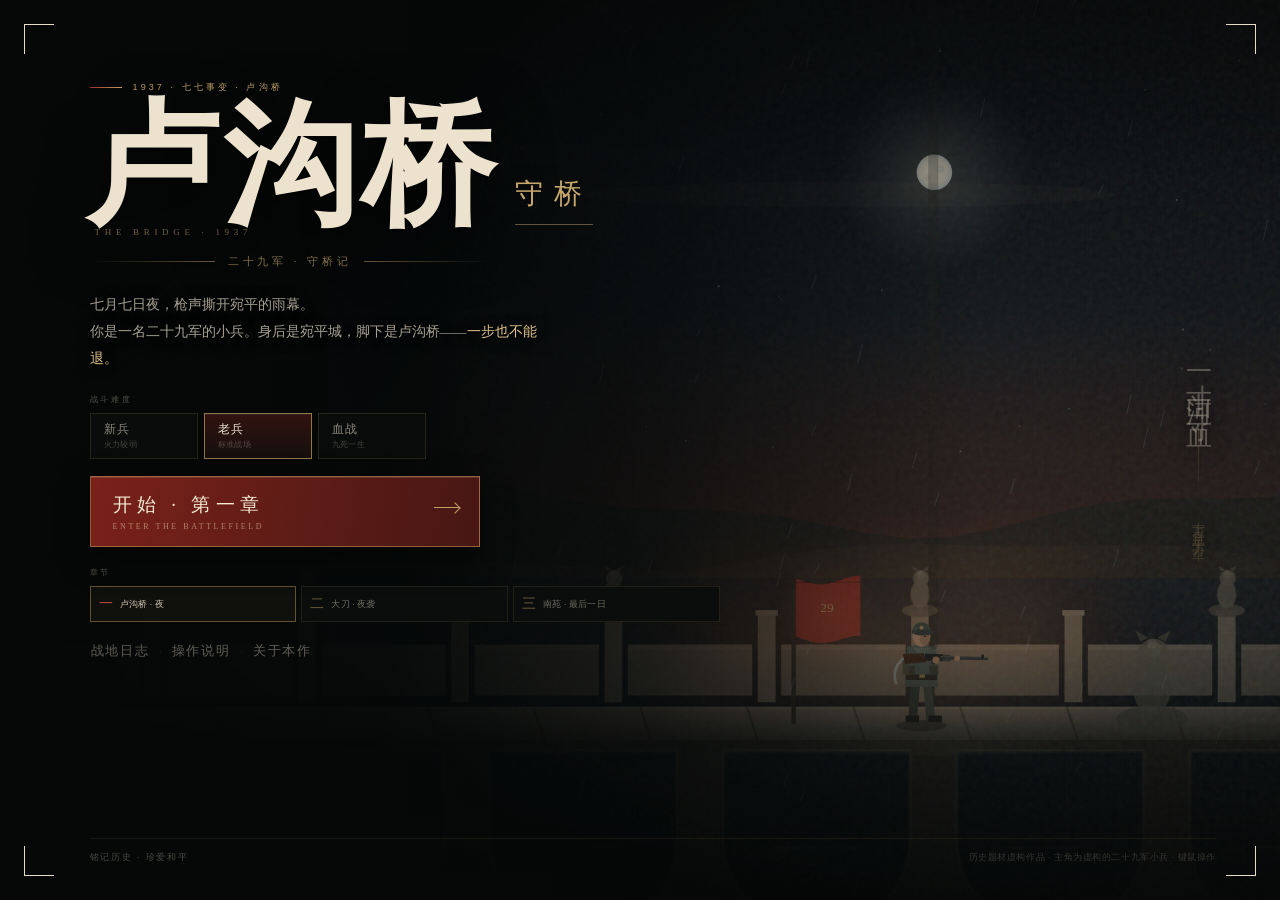
<file: index.html>
<!DOCTYPE html>
<html lang="zh-CN">
<head>
<meta charset="UTF-8" />
<meta name="viewport" content="width=device-width, initial-scale=1.0, maximum-scale=1.0, user-scalable=no" />
<meta name="theme-color" content="#0b0d0d" />
<title>卢沟桥 · 1937 — 守桥</title>
<link rel="stylesheet" href="style.css" />
</head>
<body>
<div id="app" class="menu-mode">

  <!-- ================= 左侧任务栏 ================= -->
  <aside id="missionPanel" aria-label="任务面板">
    <div class="mp-paper"></div>
    <div class="mp-head">
      <div class="mp-seal">战<br />报</div>
      <div class="mp-headtext">
        <span>二十九军 · 战地任务</span>
        <b>卢沟桥 1937</b>
      </div>
      <div class="mp-live"><i></i><span id="mpLive">待命</span></div>
    </div>

    <div class="mp-chapterline">
      <span id="mpChapterNo">第一章</span>
      <i></i>
      <span id="mpDate">1937.7.7 — 7.8</span>
    </div>
    <h1 id="mpChapterTitle">卢沟桥 · 夜</h1>
    <div class="mp-location"><span id="mpLocation">宛平 · 卢沟桥</span><b id="mpTime">夜至拂晓</b></div>

    <section class="mp-mission">
      <div class="mp-label"><i></i> 当前任务</div>
      <h2 id="mpMission">守住桥头</h2>
      <p id="mpMissionDesc">击退日军进攻，守住卢沟桥，掩护宛平城。</p>
      <ul id="mpObjectiveList" class="mp-objectives"></ul>
      <div id="mpBarWrap" class="mp-bar">
        <div class="mp-bar-head"><span id="mpBarLabel">桥头阵地</span><b id="mpBarValue">100%</b></div>
        <div class="mp-bar-track"><i id="mpBarFill"></i></div>
      </div>
    </section>

    <section class="mp-figure">
      <div class="mp-label"><i></i> 关键人物</div>
      <div class="mp-figure-body">
        <div class="mp-portrait-frame"><img id="mpPortrait" alt="关键人物" /></div>
        <div class="mp-figure-info">
          <strong id="mpFigureName">金振中</strong>
          <span id="mpFigureRole">二一九团三营营长</span>
          <p id="mpFigureQuote">“桥在，宛平就在。”</p>
        </div>
      </div>
    </section>

    <section class="mp-player">
      <div class="mp-label"><i></i> 本兵 · 小满</div>
      <div class="mp-player-top">
        <div class="mp-avatar"><img id="mpAvatar" alt="小满" /></div>
        <div class="mp-health">
          <div class="mp-player-name"><b>小满</b><span>二等兵</span></div>
          <div class="mp-health-track"><i id="mpHealthFill"></i></div>
        </div>
        <div class="mp-health-num" id="mpHealthNum">100</div>
      </div>
      <div class="mp-ammo">
        <span>汉阳造</span>
        <div class="mp-pips" id="mpAmmoPips"></div>
        <b id="mpAmmo">5 / 40</b>
      </div>
      <div class="mp-melee">
        <span>大刀</span>
        <div class="mp-melee-track"><i id="mpMeleeFill"></i></div>
        <b id="mpMeleeText">就绪</b>
      </div>
    </section>

    <div class="mp-actions">
      <button id="panelCodex">战地日志</button>
      <button id="panelPause">暂停</button>
      <button id="panelMute">声音</button>
    </div>
    <div class="mp-foot">二十九军 · 三十七师 · 一一〇旅 · 二一九团</div>
  </aside>

  <!-- ================= 2D 战场 ================= -->
  <main id="stage">
    <canvas id="gameCanvas"></canvas>
    <div class="stage-grain"></div>
    <div class="stage-vignette"></div>

    <div id="stageTop" class="stage-ui">
      <div class="st-left">
        <span id="stChapter">第一章 · 卢沟桥 · 夜</span>
        <i></i>
        <span id="stDate">1937.7.8 拂晓</span>
      </div>
      <div class="st-mid"><span id="stWave">第 一 波</span><b id="stObjective">守住桥头</b></div>
      <div class="st-right">
        <button id="stMute" title="静音">声音</button>
        <button id="stPause" title="暂停">Ⅱ</button>
      </div>
    </div>

    <div id="waveBanner" class="wave-banner stage-ui">
      <div class="wb-kicker" id="wbKicker">卢沟桥 · 守桥记</div>
      <div class="wb-title" id="wbTitle"></div>
      <div class="wb-sub" id="wbSub"></div>
    </div>

    <div id="crosshair" class="crosshair stage-ui">
      <span class="ch-line c1"></span><span class="ch-line c2"></span>
      <span class="ch-line c3"></span><span class="ch-line c4"></span>
      <span class="ch-dot"></span><span class="ch-ring"></span>
    </div>
    <div id="hitmarker" class="hitmarker"><span></span><span></span><span></span><span></span></div>

    <div id="damageVignette" class="damage-vignette"></div>
    <div id="flashVignette" class="flash-vignette"></div>

    <div id="radioLine" class="radio-line stage-ui">
      <b id="radioName"></b><span id="radioText"></span>
    </div>

    <div id="prompt" class="prompt stage-ui hidden"><kbd>E</kbd><span id="promptText">补给</span></div>

    <div id="controlsHint" class="controls-hint stage-ui">
      <span><b>A / D</b> 移动</span><span><b>鼠标</b> 瞄准</span><span><b>左键</b> 射击</span><span><b>F</b> 大刀</span><span><b>R</b> 装填</span><span><b>Space</b> 跳跃</span><span><b>Ctrl</b> 蹲下</span><span><b>Esc</b> 暂停</span>
    </div>

    <!-- 对白 -->
    <div id="dialogue" class="dialogue hidden">
      <div class="dlg-portrait"><img id="dlgPortrait" alt="" /></div>
      <div class="dlg-main">
        <div class="dlg-head"><b id="dlgName"></b><span id="dlgRole"></span></div>
        <p id="dlgText"></p>
        <div class="dlg-hint">空格 / 点击继续 <i></i></div>
      </div>
      <div class="dlg-seal">一九三七</div>
    </div>

    <!-- 章节封面 -->
    <div id="chapterCard" class="screen-card chapter-card hidden">
      <div class="sc-frame"></div>
      <div class="chapter-inner">
        <div class="cc-kicker" id="ccKicker">第一章</div>
        <h2 id="ccTitle">卢沟桥 · 夜</h2>
        <div class="cc-date" id="ccDate">1937.7.7 — 7.8</div>
        <div class="cc-rule"><i></i><b>卢沟桥 · 守桥记</b><i></i></div>
        <p class="cc-quote" id="ccQuote"></p>
        <p class="cc-source" id="ccSource"></p>
        <button id="ccBtn" class="main-btn compact"><span>进入战场</span><small>按空格继续</small></button>
      </div>
    </div>

    <!-- 章节完成 -->
    <div id="chapterEnd" class="screen-card chapter-end hidden">
      <div class="sc-frame"></div>
      <div class="ce-inner">
        <div class="cc-kicker" id="ceKicker">第一章 · 完成</div>
        <h2 id="ceTitle">桥还在我们手里</h2>
        <p class="ce-text" id="ceText"></p>
        <div class="ce-stats" id="ceStats"></div>
        <div class="ce-actions">
          <button id="ceNext" class="main-btn compact"><span>继续</span><small>下一章</small></button>
          <button id="ceMenu" class="ghost-btn">返回主菜单</button>
        </div>
      </div>
    </div>

    <!-- 失败 -->
    <div id="gameOver" class="screen-card game-over hidden">
      <div class="sc-frame"></div>
      <div class="go-inner">
        <div class="cc-kicker">战斗结束</div>
        <h2 id="goTitle">阵地失守</h2>
        <p class="ce-text" id="goReason"></p>
        <div class="ce-stats" id="goStats"></div>
        <div class="ce-actions">
          <button id="goRetry" class="main-btn compact"><span>重新集结</span><small>再守一次</small></button>
          <button id="goMenu" class="ghost-btn">返回主菜单</button>
        </div>
      </div>
    </div>

    <!-- 终章 -->
    <div id="finalScreen" class="screen-card final-screen hidden">
      <div class="sc-frame"></div>
      <div class="final-inner">
        <div class="cc-kicker">一九三七 · 卢沟桥</div>
        <h2>他们没能守住北平<br /><span>却守住了中国人的脊梁</span></h2>
        <p class="final-text">7月29日，北平沦陷。二十九军撤往保定。<br />但卢沟桥的枪声，已经唤醒了整个民族。</p>
        <div class="final-stats" id="finalStats"></div>
        <p class="final-note">主角小满为虚构人物。佟麟阁、赵登禹、吉星文、金振中、王冷斋、何基沣等为真实历史人物。<br />铭记历史，珍爱和平。</p>
        <div class="ce-actions">
          <button id="finalMenu" class="main-btn compact"><span>返回主菜单</span><small>一九三七 · 卢沟桥</small></button>
          <button id="finalCodex" class="ghost-btn">翻开战地日志</button>
        </div>
      </div>
    </div>

    <!-- 暂停 -->
    <div id="pause" class="screen-card pause hidden">
      <div class="sc-frame"></div>
      <div class="pause-inner">
        <div class="cc-kicker">战斗暂停</div>
        <h2>桥还在我们手里</h2>
        <p class="ce-text">整理呼吸，检查枪膛。敌人不会等太久。</p>
        <div class="pause-stats">
          <div><strong id="pauseKills">0</strong><span>击毙</span></div>
          <div><strong id="pauseWave">1</strong><span>当前波次</span></div>
          <div><strong id="pauseAccuracy">0%</strong><span>命中率</span></div>
        </div>
        <div class="ce-actions">
          <button id="btnResume" class="main-btn compact"><span>继续战斗</span><small>回到阵地</small></button>
          <button id="btnRestart" class="ghost-btn">重新开始本章</button>
          <button id="btnPauseCodex" class="ghost-btn">战地日志</button>
          <button id="btnPauseMenu" class="ghost-btn">返回主菜单</button>
        </div>
        <div class="pause-keys">
          <span><b>A / D</b> 移动</span><span><b>鼠标</b> 瞄准</span><span><b>左键</b> 射击</span><span><b>F</b> 大刀</span><span><b>R</b> 装填</span><span><b>E</b> 补给</span>
        </div>
      </div>
    </div>
  </main>

  <!-- ================= 主菜单 ================= -->
  <section id="menu" class="menu">
    <div class="menu-shade"></div>
    <div class="menu-noise"></div>
    <div class="menu-content">
      <div class="menu-eyebrow"><span></span> 1937 · 七七事变 · 卢沟桥</div>
      <div class="menu-title"><h1>卢沟桥</h1><b>守桥</b></div>
      <div class="menu-en">THE BRIDGE · 1937</div>
      <div class="menu-rule"><i></i><b>二十九军 · 守桥记</b><i></i></div>
      <p class="menu-lede">七月七日夜，枪声撕开宛平的雨幕。<br />你是一名二十九军的小兵。身后是宛平城，脚下是卢沟桥——<em>一步也不能退。</em></p>

      <div class="menu-difficulty">
        <div class="menu-label">战斗难度</div>
        <div class="diff-row" id="menuDiff">
          <button data-diff="easy" class="diff-btn">新兵<span>火力较弱</span></button>
          <button data-diff="normal" class="diff-btn active">老兵<span>标准战场</span></button>
          <button data-diff="hard" class="diff-btn">血战<span>九死一生</span></button>
        </div>
      </div>

      <div class="menu-actions">
        <button id="menuStart" class="main-btn"><span id="menuStartText">开始守桥</span><small>ENTER THE BATTLEFIELD</small><i></i></button>
        <button id="menuRestart" class="ghost-btn hidden">从第一章重新开始</button>
      </div>

      <div class="menu-chapters">
        <div class="menu-label">章节</div>
        <div class="chapter-row" id="menuChapters">
          <button data-chapter="0" class="chapter-btn active"><b>一</b><span>卢沟桥 · 夜</span></button>
          <button data-chapter="1" class="chapter-btn"><b>二</b><span>大刀 · 夜袭</span></button>
          <button data-chapter="2" class="chapter-btn"><b>三</b><span>南苑 · 最后一日</span></button>
        </div>
      </div>

      <div class="menu-links">
        <button id="menuCodex">战地日志</button><span>·</span>
        <button id="menuHowto">操作说明</button><span>·</span>
        <button id="menuAbout">关于本作</button>
      </div>
    </div>

    <aside class="menu-aside">
      <div class="menu-quote">一寸山河一寸血</div>
      <i></i>
      <div class="menu-quote small">十万青年十万军</div>
    </aside>

    <div class="menu-corner tl"></div><div class="menu-corner tr"></div>
    <div class="menu-corner bl"></div><div class="menu-corner br"></div>

    <footer class="menu-footer">
      <span>铭记历史 · 珍爱和平</span>
      <span class="menu-hint">历史题材虚构作品 · 主角为虚构的二十九军小兵 · 键鼠操作</span>
    </footer>
  </section>

  <!-- ================= 战地日志 ================= -->
  <section id="codex" class="codex hidden">
    <div class="codex-card">
      <button id="codexClose" class="codex-close" aria-label="关闭">×</button>
      <div class="codex-head">
        <div class="codex-eyebrow">二十九军 · 战地日志</div>
        <h2 id="codexTitle">一九三七 · 卢沟桥</h2>
        <div class="codex-tabs" id="codexTabs">
          <button data-tab="timeline" class="active">时间线</button>
          <button data-tab="figures">关键人物</button>
          <button data-tab="weapons">部队与武器</button>
          <button data-tab="controls">操作</button>
          <button data-tab="about">关于本作</button>
        </div>
      </div>
      <div class="codex-body" id="codexBody"></div>
      <div class="codex-foot">资料依据：新华社、中国军网、国防部网、人民网公开史料 · 游戏内对白为艺术化处理</div>
    </div>
  </section>

  <!-- ================= 开机 ================= -->
  <div id="boot" class="boot">
    <div class="boot-seal">卢</div>
    <div class="boot-title">正在展开战地地图</div>
    <div class="boot-bar"><i id="bootFill"></i></div>
    <div class="boot-sub" id="bootSub">1937 · 宛平 · 永定河</div>
  </div>

  <div id="toast" class="toast"></div>
</div>

<script src="js/data.js"></script>
<script src="js/game.js"></script>
</body>
</html>
</file>
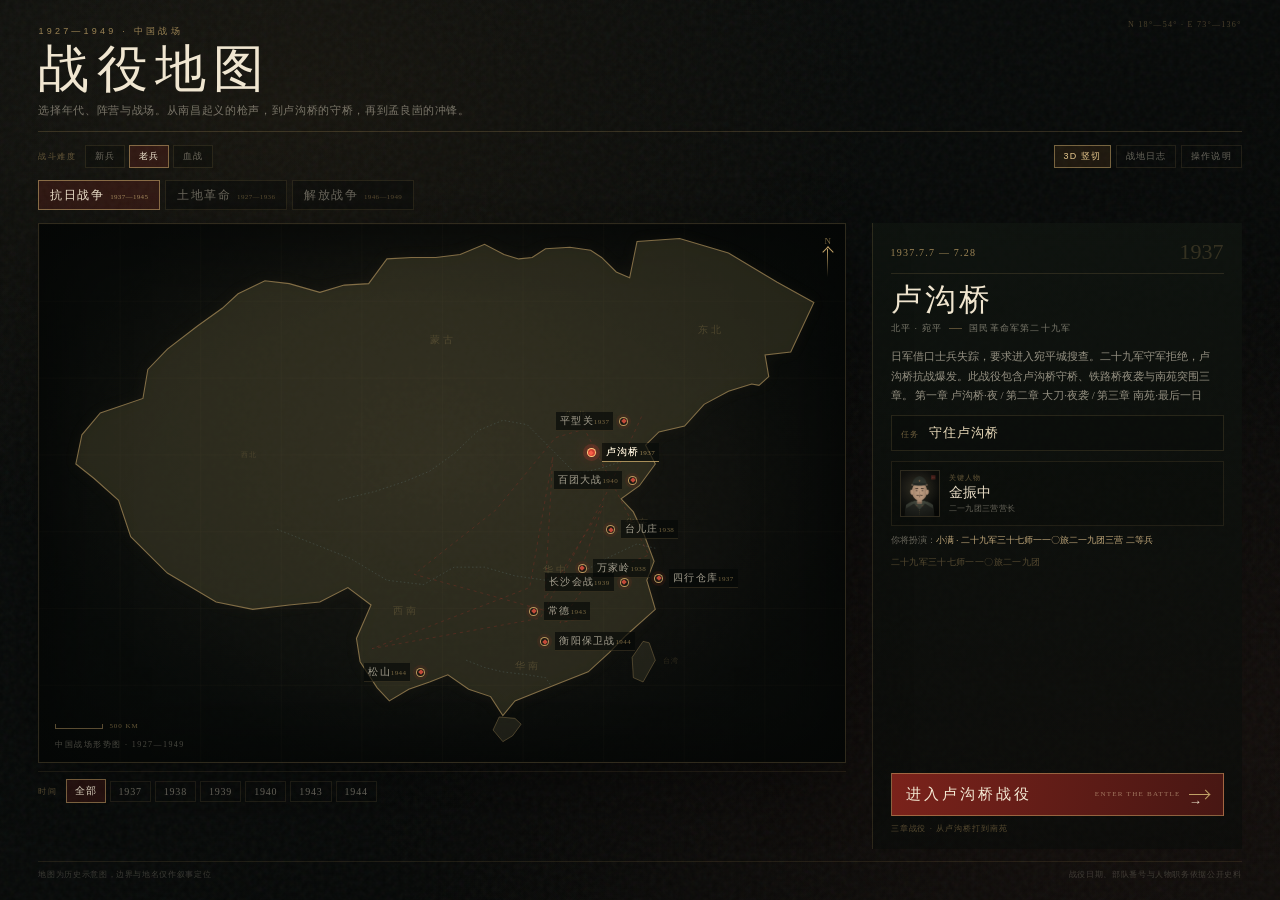
<file: 77/index.html>
<!DOCTYPE html>
<html lang="zh-CN">
<head>
<meta charset="UTF-8" />
<meta name="viewport" content="width=device-width, initial-scale=1.0, maximum-scale=1.0, user-scalable=no" />
<meta name="theme-color" content="#0b0d0d" />
<meta http-equiv="Cache-Control" content="no-cache, no-store, must-revalidate" />
<meta http-equiv="Pragma" content="no-cache" />
<title>中国战场 1927—1949 · 3D 第一人称</title>
<link rel="stylesheet" href="style.css?v=23" />
</head>
<body>
<div id="app" class="menu-mode">

  <!-- ================= 左侧任务栏 ================= -->
  <aside id="missionPanel" aria-label="任务面板">
    <div class="mp-paper"></div>
    <div class="mp-head">
      <div class="mp-seal">战<br />报</div>
      <div class="mp-headtext">
        <span id="mpCorps">二十九军 · 战地任务</span>
        <b id="mpBrand">卢沟桥 1937</b>
      </div>
      <div class="mp-live"><i></i><span id="mpLive">待命</span></div>
    </div>

    <div class="mp-chapterline">
      <span id="mpChapterNo">第一章</span>
      <i></i>
      <span id="mpDate">1937.7.7 — 7.8</span>
    </div>
    <h1 id="mpChapterTitle">卢沟桥 · 夜</h1>
    <div class="mp-location"><span id="mpLocation">宛平 · 卢沟桥</span><b id="mpTime">夜至拂晓</b></div>

    <section class="mp-mission">
      <div class="mp-label"><i></i> 当前任务</div>
      <h2 id="mpMission">守住桥头</h2>
      <p id="mpMissionDesc">击退日军进攻，守住卢沟桥，掩护宛平城。</p>
      <ul id="mpObjectiveList" class="mp-objectives"></ul>
      <div id="mpBarWrap" class="mp-bar">
        <div class="mp-bar-head"><span id="mpBarLabel">桥头阵地</span><b id="mpBarValue">100%</b></div>
        <div class="mp-bar-track"><i id="mpBarFill"></i></div>
      </div>
    </section>

    <section class="mp-figure">
      <div class="mp-label"><i></i> 关键人物</div>
      <div class="mp-figure-body">
        <div class="mp-portrait-frame"><img id="mpPortrait" alt="关键人物" /></div>
        <div class="mp-figure-info">
          <strong id="mpFigureName">金振中</strong>
          <span id="mpFigureRole">二一九团三营营长</span>
          <p id="mpFigureQuote">“桥在，宛平就在。”</p>
        </div>
      </div>
    </section>

    <section class="mp-player">
      <div class="mp-label"><i></i> 本兵 · <span id="mpPlayerLabel">小满</span></div>
      <div class="mp-player-top">
        <div class="mp-avatar"><img id="mpAvatar" alt="小满" /></div>
        <div class="mp-health">
          <div class="mp-player-name"><b id="mpPlayerName">小满</b><span id="mpPlayerRole">二等兵</span></div>
          <div class="mp-health-track"><i id="mpHealthFill"></i></div>
        </div>
        <div class="mp-health-num" id="mpHealthNum">100</div>
      </div>
      <div class="mp-ammo">
        <span>汉阳造</span>
        <div class="mp-pips" id="mpAmmoPips"></div>
        <b id="mpAmmo">5 / 40</b>
      </div>
      <div class="mp-melee">
        <span>大刀</span>
        <div class="mp-melee-track"><i id="mpMeleeFill"></i></div>
        <b id="mpMeleeText">就绪</b>
      </div>
    </section>

    <div class="mp-actions">
      <button id="panelCodex">战地日志</button>
      <button id="panelPause">暂停</button>
      <button id="panelMute">声音</button>
    </div>
    <div class="mp-foot" id="mpFoot">二十九军 · 三十七师 · 一一〇旅 · 二一九团</div>
  </aside>

  <!-- ================= 3D 战场 ================= -->
  <main id="stage">
    <canvas id="gameCanvas"></canvas>
    <canvas id="gameCanvas3d"></canvas>
    <div class="stage-grain"></div>
    <div class="stage-vignette"></div>

    <div id="stageTop" class="stage-ui">
      <div class="st-left">
        <span id="stChapter">第一章 · 卢沟桥 · 夜</span>
        <i></i>
        <span id="stDate">1937.7.8 拂晓</span>
      </div>
      <div class="st-mid"><span id="stWave">第 一 波</span><b id="stObjective">守住桥头</b></div>
      <div class="st-right">
        <button id="stMute" title="静音">声音</button>
        <button id="stPause" title="暂停">Ⅱ</button>
      </div>
    </div>

    <div id="waveBanner" class="wave-banner stage-ui">
      <div class="wb-kicker" id="wbKicker">卢沟桥 · 守桥记</div>
      <div class="wb-title" id="wbTitle"></div>
      <div class="wb-sub" id="wbSub"></div>
    </div>

    <div id="crosshair" class="crosshair stage-ui">
      <span class="ch-line c1"></span><span class="ch-line c2"></span>
      <span class="ch-line c3"></span><span class="ch-line c4"></span>
      <span class="ch-dot"></span><span class="ch-ring"></span>
    </div>
    <div id="hitmarker" class="hitmarker"><span></span><span></span><span></span><span></span></div>

    <div id="damageVignette" class="damage-vignette"></div>
    <div id="flashVignette" class="flash-vignette"></div>

    <div id="radioLine" class="radio-line stage-ui">
      <b id="radioName"></b><span id="radioText"></span>
    </div>

    <div id="prompt" class="prompt stage-ui hidden"><kbd>E</kbd><span id="promptText">补给</span></div>

    <div id="controlsHint" class="controls-hint stage-ui">
      <span><b>点击画面</b> 锁定鼠标</span><span><b>W / S</b> 前后</span><span><b>A / D</b> 横移</span><span><b>Q / E</b> 转身</span><span><b>鼠标</b> 视角 / 瞄准</span><span><b>左键</b> 射击</span><span><b>F</b> 大刀</span><span><b>R</b> 装填</span><span><b>Space</b> 跳跃</span><span><b>C / Ctrl</b> 蹲下</span><span><b>Esc</b> 暂停</span>
    </div>

    <!-- 对白 -->
    <div id="dialogue" class="dialogue hidden">
      <div class="dlg-portrait"><img id="dlgPortrait" alt="" /></div>
      <div class="dlg-main">
        <div class="dlg-head"><b id="dlgName"></b><span id="dlgRole"></span></div>
        <p id="dlgText"></p>
        <div class="dlg-hint">空格 / 点击继续 <i></i></div>
      </div>
      <div class="dlg-seal">一九三七</div>
    </div>

    <!-- 章节封面 -->
    <div id="chapterCard" class="screen-card chapter-card hidden">
      <div class="sc-frame"></div>
      <div class="chapter-inner">
        <div class="cc-kicker" id="ccKicker">第一章</div>
        <h2 id="ccTitle">卢沟桥 · 夜</h2>
        <div class="cc-date" id="ccDate">1937.7.7 — 7.8</div>
        <div class="cc-rule"><i></i><b id="ccRule">卢沟桥 · 守桥记</b><i></i></div>
        <p class="cc-quote" id="ccQuote"></p>
        <p class="cc-source" id="ccSource"></p>
        <button id="ccBtn" class="main-btn compact"><span>进入战场</span><small>按空格继续</small></button>
      </div>
    </div>

    <!-- 章节完成 -->
    <div id="chapterEnd" class="screen-card chapter-end hidden">
      <div class="sc-frame"></div>
      <div class="ce-inner">
        <div class="cc-kicker" id="ceKicker">第一章 · 完成</div>
        <h2 id="ceTitle">桥还在我们手里</h2>
        <p class="ce-text" id="ceText"></p>
        <div class="ce-stats" id="ceStats"></div>
        <div class="ce-actions">
          <button id="ceNext" class="main-btn compact"><span>继续</span><small>下一章</small></button>
          <button id="ceMenu" class="ghost-btn">返回主菜单</button>
        </div>
      </div>
    </div>

    <!-- 失败 -->
    <div id="gameOver" class="screen-card game-over hidden">
      <div class="sc-frame"></div>
      <div class="go-inner">
        <div class="cc-kicker">战斗结束</div>
        <h2 id="goTitle">阵地失守</h2>
        <p class="ce-text" id="goReason"></p>
        <div class="ce-stats" id="goStats"></div>
        <div class="ce-actions">
          <button id="goRetry" class="main-btn compact"><span>重新集结</span><small>再守一次</small></button>
          <button id="goMenu" class="ghost-btn">返回主菜单</button>
        </div>
      </div>
    </div>

    <!-- 终章 -->
    <div id="finalScreen" class="screen-card final-screen hidden">
      <div class="sc-frame"></div>
      <div class="final-inner">
        <div class="cc-kicker">一九三七 · 卢沟桥</div>
        <h2>他们没能守住北平<br /><span>却守住了中国人的脊梁</span></h2>
        <p class="final-text">7月29日，北平沦陷。二十九军撤往保定。<br />但卢沟桥的枪声，已经唤醒了整个民族。</p>
        <div class="final-stats" id="finalStats"></div>
        <p class="final-note">主角小满为虚构人物。佟麟阁、赵登禹、吉星文、金振中、王冷斋、何基沣等为真实历史人物。<br />铭记历史，珍爱和平。</p>
        <div class="ce-actions">
          <button id="finalMenu" class="main-btn compact"><span>返回主菜单</span><small>一九三七 · 卢沟桥</small></button>
          <button id="finalCodex" class="ghost-btn">翻开战地日志</button>
        </div>
      </div>
    </div>

    <!-- 暂停 -->
    <div id="pause" class="screen-card pause hidden">
      <div class="sc-frame"></div>
      <div class="pause-inner">
        <div class="cc-kicker">战斗暂停</div>
        <h2>桥还在我们手里</h2>
        <p class="ce-text">整理呼吸，检查枪膛。敌人不会等太久。</p>
        <div class="pause-stats">
          <div><strong id="pauseKills">0</strong><span>击毙</span></div>
          <div><strong id="pauseWave">1</strong><span>当前波次</span></div>
          <div><strong id="pauseAccuracy">0%</strong><span>命中率</span></div>
        </div>
        <div class="ce-actions">
          <button id="btnResume" class="main-btn compact"><span>继续战斗</span><small>回到阵地</small></button>
          <button id="btnRestart" class="ghost-btn">重新开始本章</button>
          <button id="btnPauseCodex" class="ghost-btn">战地日志</button>
          <button id="btnPauseMenu" class="ghost-btn">返回主菜单</button>
        </div>
        <div class="pause-keys">
          <span><b>W / S</b> 前后</span><span><b>A / D</b> 横移</span><span><b>Q / E</b> 转身</span><span><b>鼠标</b> 视角 / 瞄准</span><span><b>左键</b> 射击</span><span><b>F</b> 大刀</span><span><b>R</b> 装填</span><span><b>Space</b> 跳跃</span><span><b>C</b> 蹲下</span><span><b>E</b> 补给</span>
        </div>
      </div>
    </div>
  </main>

  <!-- ================= 主菜单 ================= -->
  <section id="menu" class="menu">
    <div class="menu-shade"></div>
    <div class="menu-noise"></div>
    <div class="menu-content">
      <div class="menu-eyebrow"><span></span> 1937 · 七七事变 · 卢沟桥</div>
      <div class="menu-title"><h1>卢沟桥</h1><b>守桥</b></div>
      <div class="menu-en">THE BRIDGE · 1937</div>
      <div class="menu-rule"><i></i><b>二十九军 · 守桥记</b><i></i></div>
      <p class="menu-lede">七月七日夜，枪声撕开宛平的雨幕。<br />你是一名二十九军的小兵。身后是宛平城，脚下是卢沟桥——<em>一步也不能退。</em></p>

      <div class="menu-difficulty">
        <div class="menu-label">战斗难度</div>
        <div class="diff-row" id="menuDiff">
          <button data-diff="easy" class="diff-btn">新兵<span>火力较弱</span></button>
          <button data-diff="normal" class="diff-btn active">老兵<span>标准战场</span></button>
          <button data-diff="hard" class="diff-btn">血战<span>九死一生</span></button>
        </div>
      </div>

      <div class="menu-actions">
        <button id="menuMap" class="map-entry"><span class="me-eyebrow">中国战场 · 1937—1945</span><b>战役地图</b><span class="me-sub">从卢沟桥到松山，选择不同时间与战场</span><i>→</i></button>
        <button id="menuStart" class="main-btn"><span id="menuStartText">开始守桥</span><small>ENTER THE BATTLEFIELD</small><i></i></button>
        <button id="menuRestart" class="ghost-btn hidden">从第一章重新开始</button>
      </div>

      <div class="menu-chapters">
        <div class="menu-label">章节</div>
        <div class="chapter-row" id="menuChapters">
          <button data-chapter="0" class="chapter-btn active"><b>一</b><span>卢沟桥 · 夜</span></button>
          <button data-chapter="1" class="chapter-btn"><b>二</b><span>大刀 · 夜袭</span></button>
          <button data-chapter="2" class="chapter-btn"><b>三</b><span>南苑 · 最后一日</span></button>
        </div>
      </div>

      <div class="menu-links">
        <button id="menuCodex">战地日志</button><span>·</span>
        <button id="menuHowto">操作说明</button><span>·</span>
        <button id="menuAbout">关于本作</button>
      </div>
    </div>

    <aside class="menu-aside">
      <div class="menu-quote">一寸山河一寸血</div>
      <i></i>
      <div class="menu-quote small">十万青年十万军</div>
    </aside>

    <div class="menu-corner tl"></div><div class="menu-corner tr"></div>
    <div class="menu-corner bl"></div><div class="menu-corner br"></div>

    <footer class="menu-footer">
      <span>铭记历史 · 珍爱和平</span>
      <span class="menu-hint">历史题材虚构作品 · 主角为虚构的普通士兵 · 键鼠操作</span>
    </footer>
  </section>

  <!-- ================= 中国战役地图 ================= -->
  <section id="warMap" class="war-map hidden">
    <div class="wm-shell">
      <header class="wm-head">
        <div class="wm-head-copy">
          <span class="wm-eyebrow">1927—1949 · 中国战场</span>
          <h2>战役地图</h2>
          <p>选择年代、阵营与战场。从南昌起义的枪声，到卢沟桥的守桥，再到孟良崮的冲锋。</p>
        </div>
        <div class="wm-head-side">
          <span class="wm-coord">N 18°—54° · E 73°—136°</span>
        </div>
      </header>

      <div class="wm-toolbar">
        <div class="wm-diff" id="wmDiff">
          <span>战斗难度</span>
          <button data-diff="easy" class="wm-diff-btn">新兵</button>
          <button data-diff="normal" class="wm-diff-btn active">老兵</button>
          <button data-diff="hard" class="wm-diff-btn">血战</button>
        </div>
        <div class="wm-links">
          <button id="wmFpsDemo" class="wm-demo" onclick="window.FPS3D&&window.FPS3D.open()">3D 竖切</button>
          <button id="wmCodex">战地日志</button>
          <button id="wmHowto">操作说明</button>
        </div>
      </div>

      <div class="wm-eras" id="wmEras">
        <button data-era="anti-japanese" class="wm-era active"><b>抗日战争</b><small>1937—1945</small></button>
        <button data-era="civil" class="wm-era"><b>土地革命</b><small>1927—1936</small></button>
        <button data-era="liberation" class="wm-era"><b>解放战争</b><small>1946—1949</small></button>
      </div>

      <div class="wm-body">
        <div class="wm-map-col">
          <div class="wm-map" id="wmMap">
            <svg id="wmSvg" viewBox="0 0 1000 700" preserveAspectRatio="xMidYMid meet"></svg>
            <div class="wm-markers" id="wmMarkers"></div>
            <div class="wm-compass"><span>N</span><i></i></div>
            <div class="wm-scale"><i></i><span>500 KM</span></div>
            <div class="wm-map-caption">中国战场形势图 · 1927—1949</div>
          </div>
          <div class="wm-years" id="wmYears"></div>
        </div>

        <aside class="wm-detail" id="wmDetail">
          <div class="wm-detail-kicker"><span id="wmDate">1937.7.7</span><b id="wmYear">1937</b></div>
          <h3 id="wmTitle">卢沟桥</h3>
          <div class="wm-loc"><span id="wmLocation">北平 · 宛平</span><i></i><span id="wmSide">中国守军</span></div>
          <p class="wm-desc" id="wmDesc"></p>
          <div class="wm-mission"><span>任务</span><b id="wmMission">守住卢沟桥</b></div>
          <div class="wm-key">
            <img id="wmKeyPortrait" alt="关键人物" />
            <div>
              <span>关键人物</span>
              <b id="wmKeyName">金振中</b>
              <small id="wmKeyRole">二一九团三营营长</small>
            </div>
          </div>
          <div class="wm-player-line">你将扮演：<b id="wmPlayer">二十九军二等兵 小满</b></div>
          <div class="wm-unit-line" id="wmUnit">二十九军三十七师一一〇旅二一九团</div>
          <button id="wmStart" class="wm-start"><span>进入战役</span><small>ENTER THE BATTLE</small><i>→</i></button>
          <div class="wm-status" id="wmStatus">尚未进入战场</div>
        </aside>
      </div>

      <footer class="wm-foot">
        <span>地图为历史示意图，边界与地名仅作叙事定位</span>
        <span>战役日期、部队番号与人物职务依据公开史料</span>
      </footer>
    </div>
  </section>

  <!-- ================= 战地日志 ================= -->
  <section id="codex" class="codex hidden">
    <div class="codex-card">
      <button id="codexClose" class="codex-close" aria-label="关闭">×</button>
      <div class="codex-head">
        <div class="codex-eyebrow">中国战场 · 战地日志</div>
        <h2 id="codexTitle">一九三七 · 卢沟桥</h2>
        <div class="codex-tabs" id="codexTabs">
          <button data-tab="timeline" class="active">时间线</button>
          <button data-tab="figures">关键人物</button>
          <button data-tab="weapons">部队与武器</button>
          <button data-tab="controls">操作</button>
          <button data-tab="about">关于本作</button>
        </div>
      </div>
      <div class="codex-body" id="codexBody"></div>
      <div class="codex-foot">资料依据：新华社、中国军网、国防部网、人民网公开史料 · 游戏内对白为艺术化处理</div>
    </div>
  </section>

  <!-- ================= 开机 ================= -->
  <div id="boot" class="boot">
    <div class="boot-seal">卢</div>
    <div class="boot-title">正在展开战地地图</div>
    <div class="boot-bar"><i id="bootFill"></i></div>
    <div class="boot-sub" id="bootSub">1937 · 宛平 · 永定河</div>
  </div>

  <div id="toast" class="toast"></div>
</div>

<!-- ================= 3D 竖切：卢沟桥 ================= -->
<div id="fpsDemo" class="fps-demo hidden">
  <canvas id="fpsCanvas"></canvas>
  <div class="fps-vignette"></div>
  <div id="fpsDamage" class="fps-damage"></div>
  <div class="fps-topbar">
    <div class="fps-title"><small>3D VERTICAL SLICE · 1937</small><b>卢沟桥 · 夜</b></div>
    <button id="fpsExit" class="fps-exit">退出竖切</button>
  </div>
  <div class="fps-cross" id="fpsCross"><i></i></div>
  <div class="fps-hud">
    <div class="fps-stat"><span>生命</span><b id="fpsHp">100</b></div>
    <div class="fps-stat"><span>弹药</span><b id="fpsAmmo">8 / 32</b></div>
    <div class="fps-stat"><span>残敌</span><b id="fpsEnemies">3</b></div>
    <div class="fps-objective">任务：守住桥头，击退日军</div>
  </div>
  <div class="fps-tip" id="fpsTip">点击画面锁定鼠标 · WASD 移动 · Q/E 转身 · 左键射击 · R 装填 · Esc 暂停</div>
  <div class="fps-message" id="fpsMessage"></div>

  <div class="fps-start" id="fpsStart">
    <div class="fps-start-card">
      <small>TECH DEMO · TRUE 3D</small>
      <h2>卢沟桥 · 夜</h2>
      <p>真实 3D 坐标 · 胶囊碰撞 · 鼠标视角 · 网格寻路 · 两波攻防</p>
      <div class="fps-start-keys">
        <span><b>WASD</b> 移动</span>
        <span><b>鼠标</b> 视角 / 瞄准</span>
        <span><b>Q / E</b> 转身</span>
        <span><b>左键</b> 射击</span>
        <span><b>Space</b> 跳跃</span>
        <span><b>C</b> 蹲下</span>
        <span><b>R</b> 装填</span>
        <span><b>爆头</b> 一击毙敌</span>
      </div>
      <button id="fpsEnter" class="fps-enter">点击进入</button>
      <button id="fpsBack" class="fps-back">返回战役地图</button>
    </div>
  </div>
</div>

<script src="js/three.min.js?v=1"></script>
<script src="js/render3d.js?v=23"></script>
<script src="js/data.js?v=23"></script>
<script src="js/game.js?v=23"></script>
<script src="js/fps3d.js?v=23"></script>
</body>
</html>
</file>
<file: style.css>
/* =========================================================
   卢沟桥 · 1937 — 2D 战地界面
   ========================================================= */
:root{
  --panel-w: 344px;
  --ink:#080a09;
  --ink-2:#0d110f;
  --panel:#10140f;
  --panel-2:#0a0d0b;
  --paper:#e7ddc5;
  --paper-dim:#b9af9b;
  --muted:rgba(230,221,200,.48);
  --gold:#c0a166;
  --gold-dim:#806b43;
  --red:#9e3026;
  --red-bright:#c24a38;
  --olive:#4d5849;
  --line:rgba(192,161,102,.24);
  --serif:"Songti SC","STSong","SimSun","Noto Serif SC",serif;
  --kai:"STKaiti","KaiTi","Kaiti SC","FangSong","STFangsong",serif;
  --sans:"Microsoft YaHei","PingFang SC","Hiragino Sans GB","Noto Sans SC",sans-serif;
}
*{box-sizing:border-box;margin:0;padding:0;}
html,body{width:100%;height:100%;overflow:hidden;}
body{background:var(--ink);color:var(--paper);font-family:var(--sans);-webkit-font-smoothing:antialiased;user-select:none;}
button{font-family:inherit;color:inherit;border:0;background:none;cursor:pointer;}
.hidden{display:none !important;}
#app{position:fixed;inset:0;overflow:hidden;background:var(--ink);}

/* ================= 左侧任务栏 ================= */
#missionPanel{
  position:absolute;left:0;top:0;bottom:0;width:var(--panel-w);z-index:20;
  padding:24px 24px 16px;overflow-y:auto;overflow-x:hidden;
  background:
    radial-gradient(ellipse at 15% 0%,rgba(120,86,42,.12),transparent 45%),
    linear-gradient(180deg,#121611 0%,#0c100d 55%,#080b09 100%);
  border-right:1px solid rgba(192,161,102,.28);
  box-shadow:18px 0 50px rgba(0,0,0,.45);
  transition:transform .3s ease,opacity .3s ease;
  scrollbar-width:thin;scrollbar-color:rgba(192,161,102,.25) transparent;
}
#missionPanel::-webkit-scrollbar{width:4px;}
#missionPanel::-webkit-scrollbar-thumb{background:rgba(192,161,102,.25);}
.mp-paper{
  position:absolute;inset:0;pointer-events:none;opacity:.2;mix-blend-mode:overlay;
  background-image:url("data:image/svg+xml,%3Csvg viewBox='0 0 180 180' xmlns='http://www.w3.org/2000/svg'%3E%3Cfilter id='n'%3E%3CfeTurbulence type='fractalNoise' baseFrequency='.9' numOctaves='3' stitchTiles='stitch'/%3E%3C/filter%3E%3Crect width='100%25' height='100%25' filter='url(%23n)' opacity='.35'/%3E%3C/svg%3E");
}
.mp-head{display:flex;align-items:flex-start;gap:11px;position:relative;z-index:1;}
.mp-seal{
  width:43px;height:43px;flex:0 0 43px;border:1px solid rgba(194,74,56,.65);
  display:flex;align-items:center;justify-content:center;text-align:center;
  font-family:var(--kai);font-size:16px;line-height:1.05;color:#d46a55;
  background:rgba(120,30,22,.12);transform:rotate(-3deg);
  box-shadow:inset 0 0 12px rgba(158,48,38,.15);
}
.mp-headtext{flex:1;padding-top:1px;}
.mp-headtext span{display:block;font-size:9px;letter-spacing:.24em;color:rgba(192,161,102,.68);margin-bottom:5px;}
.mp-headtext b{display:block;font-family:var(--serif);font-size:15px;letter-spacing:.14em;color:#e4d8bd;font-weight:600;}
.mp-live{display:flex;align-items:center;gap:5px;font-size:8px;letter-spacing:.14em;color:rgba(194,74,56,.8);padding-top:4px;}
.mp-live i{width:5px;height:5px;border-radius:50%;background:var(--red-bright);box-shadow:0 0 8px var(--red);animation:blink 1.8s infinite;}
@keyframes blink{0%,100%{opacity:1}50%{opacity:.25}}

.mp-chapterline{display:flex;align-items:center;gap:9px;margin-top:24px;font-size:9px;letter-spacing:.2em;color:rgba(230,221,200,.42);}
.mp-chapterline i{width:18px;height:1px;background:rgba(158,48,38,.7);}
#mpChapterNo{color:rgba(192,161,102,.85);}
#missionPanel h1{
  font-family:var(--kai);font-size:31px;font-weight:700;letter-spacing:.08em;
  color:#ece1c9;margin:5px 0 6px;line-height:1.15;text-shadow:0 2px 18px rgba(0,0,0,.6);
}
.mp-location{display:flex;align-items:center;justify-content:space-between;font-size:9px;letter-spacing:.16em;color:rgba(230,221,200,.4);border-bottom:1px solid rgba(192,161,102,.14);padding-bottom:17px;}
.mp-location b{font-weight:400;color:rgba(192,161,102,.6);}

.mp-label{display:flex;align-items:center;gap:7px;font-size:9px;letter-spacing:.28em;color:rgba(192,161,102,.72);margin-bottom:9px;}
.mp-label i{width:12px;height:1px;background:linear-gradient(90deg,var(--red),transparent);}
.mp-mission{padding-top:20px;}
.mp-mission h2{font-family:var(--serif);font-size:24px;letter-spacing:.12em;font-weight:700;color:#f0e5ce;line-height:1.2;}
.mp-mission > p{font-family:var(--serif);font-size:11.5px;line-height:1.8;color:rgba(230,221,200,.48);margin-top:7px;margin-bottom:14px;}
.mp-objectives{list-style:none;display:flex;flex-direction:column;gap:7px;}
.mp-objectives li{display:grid;grid-template-columns:14px 1fr auto;gap:7px;align-items:start;font-size:10.5px;line-height:1.55;color:rgba(230,221,200,.68);letter-spacing:.04em;}
.mp-objectives li .ob-mark{width:7px;height:7px;border:1px solid rgba(192,161,102,.5);margin-top:4px;transform:rotate(45deg);}
.mp-objectives li.done .ob-mark{background:var(--gold);border-color:var(--gold);box-shadow:0 0 7px rgba(192,161,102,.35);}
.mp-objectives li.done .ob-text{color:rgba(230,221,200,.35);text-decoration:line-through;text-decoration-color:rgba(192,161,102,.4);}
.mp-objectives li .ob-prog{font-size:9px;color:rgba(192,161,102,.82);letter-spacing:.08em;white-space:nowrap;padding-top:1px;}
.mp-bar{margin-top:15px;padding:10px 11px;background:rgba(0,0,0,.23);border-left:2px solid rgba(158,48,38,.55);}
.mp-bar-head{display:flex;justify-content:space-between;font-size:9px;letter-spacing:.14em;color:rgba(230,221,200,.45);margin-bottom:6px;}
.mp-bar-head b{color:rgba(210,113,84,.9);font-weight:500;}
.mp-bar-track{height:5px;background:rgba(255,255,255,.09);overflow:hidden;}
.mp-bar-track i{display:block;height:100%;width:100%;background:linear-gradient(90deg,#7b2720,#c04a35,#d3a160);transition:width .25s ease;}
.mp-bar.low .mp-bar-track i{background:linear-gradient(90deg,#7d1d18,#c83327);animation:lowPulse 1s infinite;}
@keyframes lowPulse{0%,100%{opacity:1}50%{opacity:.5}}

.mp-figure{padding-top:19px;}
.mp-figure-body{display:flex;gap:11px;padding-top:2px;}
.mp-portrait-frame{width:78px;height:92px;flex:0 0 78px;border:1px solid rgba(192,161,102,.3);overflow:hidden;background:#0a0c0a;position:relative;}
.mp-portrait-frame:after{content:"";position:absolute;inset:3px;border:1px solid rgba(192,161,102,.1);pointer-events:none;}
.mp-portrait-frame img{width:100%;height:100%;object-fit:cover;filter:sepia(.2) contrast(1.03);}
.mp-figure-info{padding-top:2px;min-width:0;}
.mp-figure-info strong{display:block;font-family:var(--serif);font-size:17px;letter-spacing:.12em;color:#e8ddc4;font-weight:600;}
.mp-figure-info span{display:block;font-size:8.5px;letter-spacing:.08em;color:rgba(192,161,102,.65);margin-top:3px;line-height:1.4;}
.mp-figure-info p{font-family:var(--serif);font-size:10.5px;line-height:1.6;color:rgba(230,221,200,.48);margin-top:8px;border-left:1px solid rgba(158,48,38,.5);padding-left:8px;}

.mp-player{padding-top:18px;margin-top:17px;border-top:1px solid rgba(192,161,102,.13);}
.mp-player-top{display:flex;align-items:center;gap:9px;}
.mp-avatar{width:37px;height:42px;flex:0 0 37px;border:1px solid rgba(192,161,102,.28);overflow:hidden;background:#0a0c0a;}
.mp-avatar img{width:100%;height:100%;object-fit:cover;filter:sepia(.25);}
.mp-health{flex:1;min-width:0;}
.mp-player-name{display:flex;align-items:baseline;gap:7px;margin-bottom:4px;}
.mp-player-name b{font-family:var(--serif);font-size:13px;letter-spacing:.12em;color:#e9dec6;font-weight:600;}
.mp-player-name span{font-size:8px;letter-spacing:.12em;color:rgba(230,221,200,.36);}
.mp-health-track{height:5px;background:rgba(255,255,255,.1);overflow:hidden;}
.mp-health-track i{display:block;height:100%;width:100%;background:linear-gradient(90deg,#8e2c24,#cf4d39 60%,#d5a164);transition:width .2s;}
.mp-health-num{font-family:Georgia,serif;font-size:18px;color:rgba(230,221,200,.8);min-width:28px;text-align:right;}
.mp-ammo{display:flex;align-items:center;gap:8px;margin-top:9px;font-size:8.5px;letter-spacing:.1em;color:rgba(230,221,200,.38);}
.mp-ammo > span{width:42px;flex:0 0 42px;}
.mp-ammo b{margin-left:auto;font-family:Georgia,serif;font-size:12px;letter-spacing:.06em;color:rgba(230,221,200,.7);font-weight:400;}
.mp-pips{display:flex;gap:4px;}
.mp-pips i{width:9px;height:5px;background:rgba(192,161,102,.75);box-shadow:0 0 4px rgba(192,161,102,.2);}
.mp-pips i.empty{background:rgba(230,221,200,.12);box-shadow:none;}
.mp-melee{display:flex;align-items:center;gap:8px;margin-top:7px;font-size:8.5px;letter-spacing:.1em;color:rgba(230,221,200,.38);}
.mp-melee > span{width:42px;flex:0 0 42px;}
.mp-melee-track{flex:1;height:3px;background:rgba(255,255,255,.09);overflow:hidden;}
.mp-melee-track i{display:block;height:100%;width:100%;background:linear-gradient(90deg,#7e2222,#c35a42);transition:width .1s linear;}
.mp-melee b{margin-left:auto;min-width:32px;text-align:right;font-size:8px;font-weight:400;color:rgba(192,161,102,.65);}
.mp-actions{display:flex;gap:5px;margin-top:18px;}
.mp-actions button{flex:1;padding:8px 3px;border:1px solid rgba(192,161,102,.18);font-size:9px;letter-spacing:.1em;color:rgba(230,221,200,.48);transition:all .2s;background:rgba(0,0,0,.12);}
.mp-actions button:hover{border-color:rgba(192,161,102,.55);color:var(--paper);background:rgba(192,161,102,.05);}
.mp-foot{margin-top:12px;font-size:7.5px;letter-spacing:.15em;color:rgba(230,221,200,.2);text-align:center;}

/* ================= 战场画布 ================= */
#stage{
  position:absolute;left:var(--panel-w);right:0;top:0;bottom:0;z-index:1;overflow:hidden;
  background:#07090a;transition:left .3s ease;
}
#app.menu-mode #missionPanel{display:none;}
#app.menu-mode #stage{left:0;}
#app.menu-mode .stage-ui,#app.menu-mode #crosshair,#app.menu-mode #hitmarker,#app.menu-mode #damageVignette,#app.menu-mode #flashVignette{display:none !important;}
#gameCanvas{position:absolute;inset:0;width:100%;height:100%;display:block;}
#app.in-game:not(.paused):not(.dialogue-mode):not(.card-mode) #stage{cursor:none;}
#stage button{cursor:pointer;}
.stage-grain{
  position:absolute;inset:0;z-index:4;pointer-events:none;opacity:.1;
  background-image:url("data:image/svg+xml,%3Csvg viewBox='0 0 200 200' xmlns='http://www.w3.org/2000/svg'%3E%3Cfilter id='n'%3E%3CfeTurbulence type='fractalNoise' baseFrequency='.85' numOctaves='3' stitchTiles='stitch'/%3E%3C/filter%3E%3Crect width='100%25' height='100%25' filter='url(%23n)' opacity='.3'/%3E%3C/svg%3E");
}
.stage-vignette{position:absolute;inset:0;z-index:3;pointer-events:none;background:linear-gradient(180deg,rgba(255,236,205,.028),rgba(255,236,205,.02)),radial-gradient(ellipse at center,transparent 42%,rgba(0,0,0,.38) 78%,rgba(0,0,0,.7) 100%);}
#stageTop{
  position:absolute;left:0;right:0;top:0;z-index:8;padding:16px 22px 20px;
  display:flex;align-items:flex-start;justify-content:space-between;gap:18px;
  background:linear-gradient(180deg,rgba(4,6,6,.72),rgba(4,6,6,0));
  pointer-events:none;filter:drop-shadow(0 2px 6px rgba(0,0,0,.6));
}
.st-left{display:flex;align-items:center;gap:9px;font-size:9px;letter-spacing:.18em;color:rgba(230,221,200,.52);padding-top:4px;}
.st-left i{width:16px;height:1px;background:rgba(158,48,38,.65);}
.st-left span:first-child{color:rgba(192,161,102,.8);}
.st-mid{text-align:center;}
.st-mid span{display:block;font-family:var(--serif);font-size:10px;letter-spacing:.3em;color:rgba(192,161,102,.75);}
.st-mid b{display:block;font-family:var(--serif);font-size:14px;letter-spacing:.16em;color:rgba(236,225,201,.78);font-weight:500;margin-top:3px;}
.st-right{display:flex;gap:6px;pointer-events:auto;}
.st-right button{border:1px solid rgba(192,161,102,.2);padding:5px 8px;font-size:9px;letter-spacing:.08em;color:rgba(230,221,200,.45);background:rgba(0,0,0,.2);transition:all .2s;}
.st-right button:hover{color:var(--paper);border-color:rgba(192,161,102,.55);}

.wave-banner{position:absolute;left:50%;top:17%;transform:translate(-50%,-50%);text-align:center;z-index:9;opacity:0;pointer-events:none;width:min(720px,86%);}
.wave-banner.show{animation:waveIn 3.2s ease forwards;}
@keyframes waveIn{0%{opacity:0;transform:translate(-50%,-44%)}12%{opacity:1;transform:translate(-50%,-50%)}78%{opacity:1}100%{opacity:0;transform:translate(-50%,-54%)}}
.wb-kicker{font-size:9px;letter-spacing:.42em;color:rgba(192,161,102,.8);margin-bottom:9px;}
.wb-title{font-family:var(--kai);font-size:clamp(27px,3.6vw,46px);letter-spacing:.22em;color:#f0e6cf;text-shadow:0 4px 30px rgba(0,0,0,.95),0 0 80px rgba(158,48,38,.2);white-space:nowrap;}
.wb-sub{font-size:10px;letter-spacing:.24em;color:rgba(230,221,200,.55);margin-top:8px;}

.crosshair{position:absolute;left:0;top:0;width:46px;height:46px;transform:translate(-50%,-50%);z-index:10;pointer-events:none;transition:opacity .15s;will-change:transform;}
.ch-line{position:absolute;background:rgba(238,229,208,.82);box-shadow:0 0 4px rgba(0,0,0,.7);}
.c1,.c3{width:1px;height:9px;left:50%;transform:translateX(-50%);}
.c1{top:2px;}.c3{bottom:2px;}
.c2,.c4{height:1px;width:9px;top:50%;transform:translateY(-50%);}
.c2{right:2px;}.c4{left:2px;}
.ch-dot{position:absolute;left:50%;top:50%;width:2px;height:2px;border-radius:50%;background:rgba(244,234,210,.95);transform:translate(-50%,-50%);}
.ch-ring{position:absolute;left:50%;top:50%;width:25px;height:25px;border:1px solid rgba(230,221,200,.16);border-radius:50%;transform:translate(-50%,-50%);}
.crosshair.reloading .ch-ring{border-color:rgba(192,161,102,.5);animation:spin 1.2s linear infinite;}
@keyframes spin{to{transform:translate(-50%,-50%) rotate(360deg)}}
.hitmarker{position:absolute;left:50%;top:50%;width:24px;height:24px;transform:translate(-50%,-50%);z-index:11;opacity:0;pointer-events:none;}
.hitmarker span{position:absolute;width:8px;height:1px;background:#f5dfae;box-shadow:0 0 6px rgba(255,190,100,.8);}
.hitmarker span:nth-child(1){left:0;top:3px;transform:rotate(45deg);}
.hitmarker span:nth-child(2){right:0;top:3px;transform:rotate(-45deg);}
.hitmarker span:nth-child(3){left:0;bottom:3px;transform:rotate(-45deg);}
.hitmarker span:nth-child(4){right:0;bottom:3px;transform:rotate(45deg);}
.hitmarker.show{animation:hitPop .22s ease-out;}
.hitmarker.kill span{background:#d84a36;width:10px;}
@keyframes hitPop{0%{opacity:1;transform:translate(-50%,-50%) scale(.65)}70%{opacity:1}100%{opacity:0;transform:translate(-50%,-50%) scale(1.18)}}
.damage-vignette{position:absolute;inset:0;z-index:6;pointer-events:none;opacity:0;background:radial-gradient(ellipse at center,transparent 35%,rgba(120,12,8,.18) 66%,rgba(110,8,5,.72) 100%);mix-blend-mode:multiply;transition:opacity .16s;}
.flash-vignette{position:absolute;inset:0;z-index:7;pointer-events:none;opacity:0;background:radial-gradient(ellipse at center,rgba(255,238,203,.8),rgba(255,180,100,.14) 45%,transparent 72%);mix-blend-mode:screen;}
.flash-vignette.show{animation:flashOut .2s ease-out;}
@keyframes flashOut{0%{opacity:1}100%{opacity:0}}

.radio-line{position:absolute;left:50%;bottom:23%;transform:translateX(-50%);z-index:9;display:flex;align-items:center;gap:10px;max-width:80%;padding:7px 15px;background:rgba(5,8,8,.62);border-left:1px solid rgba(192,161,102,.5);border-right:1px solid rgba(192,161,102,.18);opacity:0;transition:opacity .25s;pointer-events:none;white-space:nowrap;}
.radio-line.show{opacity:1;}
.radio-line b{font-family:var(--serif);font-size:11px;letter-spacing:.1em;color:var(--gold);font-weight:600;flex:0 0 auto;}
.radio-line span{font-family:var(--serif);font-size:11px;letter-spacing:.06em;color:rgba(237,229,211,.78);overflow:hidden;text-overflow:ellipsis;}
.prompt{position:absolute;left:50%;bottom:14%;transform:translateX(-50%);z-index:9;display:flex;align-items:center;gap:8px;padding:7px 13px;background:rgba(5,8,8,.72);border:1px solid rgba(192,161,102,.3);font-size:10px;letter-spacing:.1em;color:rgba(237,229,211,.8);pointer-events:none;}
.prompt kbd{font-family:Georgia,serif;font-size:10px;color:#1b1510;background:var(--gold);padding:2px 6px;}
.controls-hint{position:absolute;left:50%;bottom:14px;transform:translateX(-50%);z-index:8;display:flex;gap:14px;font-size:8px;letter-spacing:.05em;color:rgba(230,221,200,.26);white-space:nowrap;pointer-events:none;text-shadow:0 1px 3px #000;}
.controls-hint b{color:rgba(192,161,102,.48);font-weight:500;}

/* ================= 对白 ================= */
.dialogue{
  position:absolute;left:4%;right:4%;bottom:3.4%;z-index:14;display:flex;gap:18px;
  padding:17px 22px 15px;min-height:166px;
  background:linear-gradient(100deg,rgba(7,10,9,.96),rgba(11,14,12,.92) 66%,rgba(15,17,13,.88));
  border:1px solid rgba(192,161,102,.3);box-shadow:0 18px 60px rgba(0,0,0,.7),inset 0 1px 0 rgba(255,255,255,.03);
  cursor:pointer;
}
.dialogue:before{content:"";position:absolute;left:0;top:0;width:70px;height:2px;background:var(--red);}
.dlg-portrait{width:116px;height:132px;flex:0 0 116px;border:1px solid rgba(192,161,102,.28);overflow:hidden;background:#0a0c0a;align-self:center;}
.dlg-portrait img{width:100%;height:100%;object-fit:cover;filter:sepia(.16) contrast(1.03);}
.dlg-main{flex:1;min-width:0;display:flex;flex-direction:column;padding-top:3px;}
.dlg-head{display:flex;align-items:baseline;gap:11px;border-bottom:1px solid rgba(192,161,102,.15);padding-bottom:7px;}
.dlg-head b{font-family:var(--serif);font-size:20px;letter-spacing:.13em;color:#f0e6cf;font-weight:600;}
.dlg-head span{font-size:9px;letter-spacing:.12em;color:rgba(192,161,102,.65);}
#dlgText{font-family:var(--serif);font-size:14px;line-height:1.9;color:rgba(237,229,211,.78);margin-top:9px;flex:1;min-height:54px;letter-spacing:.03em;}
.dlg-hint{text-align:right;font-size:8px;letter-spacing:.16em;color:rgba(192,161,102,.38);}
.dlg-hint i{display:inline-block;width:0;height:0;border-left:4px solid rgba(192,161,102,.45);border-top:3px solid transparent;border-bottom:3px solid transparent;margin-left:5px;animation:hintPulse 1.2s infinite;}
@keyframes hintPulse{0%,100%{transform:translateX(0)}50%{transform:translateX(3px)}}
.dlg-seal{position:absolute;right:17px;bottom:12px;font-family:var(--kai);font-size:9px;letter-spacing:.2em;color:rgba(158,48,38,.45);writing-mode:vertical-rl;}

/* ================= 章节/结算卡片 ================= */
.screen-card{position:absolute;inset:0;z-index:22;display:flex;align-items:center;justify-content:center;padding:28px;background:radial-gradient(ellipse at center,rgba(7,9,8,.55),rgba(4,5,4,.92) 72%,rgba(3,4,3,.97));backdrop-filter:blur(2px);}
.sc-frame{position:absolute;left:26px;right:26px;top:26px;bottom:26px;border:1px solid rgba(192,161,102,.1);pointer-events:none;}
.sc-frame:before,.sc-frame:after{content:"";position:absolute;width:28px;height:28px;border-color:rgba(192,161,102,.45);}
.sc-frame:before{left:-1px;top:-1px;border-left:1px solid;border-top:1px solid;}
.sc-frame:after{right:-1px;bottom:-1px;border-right:1px solid;border-bottom:1px solid;}
.chapter-inner,.ce-inner,.go-inner,.pause-inner,.final-inner{position:relative;width:min(680px,90%);text-align:center;z-index:1;}
.cc-kicker{font-size:9px;letter-spacing:.44em;color:rgba(192,161,102,.72);margin-bottom:14px;}
.chapter-inner h2{font-family:var(--kai);font-size:clamp(46px,6vw,74px);font-weight:700;letter-spacing:.14em;color:#efe4cd;line-height:1.1;text-shadow:0 5px 40px rgba(0,0,0,.8);}
.cc-date{font-family:Georgia,serif;font-size:11px;letter-spacing:.28em;color:rgba(230,221,200,.42);margin-top:9px;}
.cc-rule{display:flex;align-items:center;justify-content:center;gap:15px;margin:28px 0 20px;}
.cc-rule i{width:90px;height:1px;background:linear-gradient(90deg,transparent,rgba(192,161,102,.5));}
.cc-rule i:last-child{background:linear-gradient(90deg,rgba(192,161,102,.5),transparent);}
.cc-rule b{font-family:var(--serif);font-size:10px;letter-spacing:.3em;color:rgba(192,161,102,.65);font-weight:400;}
.cc-quote{font-family:var(--kai);font-size:21px;line-height:1.8;letter-spacing:.08em;color:rgba(237,229,211,.78);max-width:560px;margin:0 auto;}
.cc-source{font-size:9px;letter-spacing:.14em;color:rgba(230,221,200,.35);margin-top:9px;}
#ccBtn{margin:28px auto 0;width:260px;}

.ce-inner h2,.go-inner h2{font-family:var(--kai);font-size:clamp(38px,4.5vw,56px);letter-spacing:.12em;color:#efe5cf;line-height:1.2;margin-bottom:12px;}
.ce-text{font-family:var(--serif);font-size:13px;line-height:1.9;color:rgba(230,221,200,.58);max-width:560px;margin:0 auto 18px;}
.ce-stats{display:grid;grid-template-columns:repeat(3,1fr);gap:10px;margin:20px auto 24px;max-width:520px;padding:15px 0;border-top:1px solid rgba(192,161,102,.14);border-bottom:1px solid rgba(192,161,102,.14);}
.ce-stats div{display:flex;flex-direction:column;gap:4px;}
.ce-stats strong{font-family:Georgia,serif;font-size:24px;font-weight:400;color:#e9dec6;}
.ce-stats span{font-size:8px;letter-spacing:.16em;color:rgba(230,221,200,.38);}
.ce-actions{display:flex;flex-direction:column;gap:8px;width:300px;margin:0 auto;}
.go-inner h2{color:#d9a495;}
.pause-inner h2{font-family:var(--kai);font-size:44px;letter-spacing:.12em;color:#eee4ce;margin-bottom:10px;}
.pause-stats{display:flex;justify-content:center;gap:42px;margin:22px 0 24px;padding:16px 0;border-top:1px solid rgba(192,161,102,.13);border-bottom:1px solid rgba(192,161,102,.13);}
.pause-stats div{display:flex;flex-direction:column;gap:4px;}
.pause-stats strong{font-family:Georgia,serif;font-size:24px;font-weight:400;color:#e9dec6;}
.pause-stats span{font-size:8px;letter-spacing:.14em;color:rgba(230,221,200,.38);}
.pause-keys{display:grid;grid-template-columns:repeat(3,1fr);gap:8px 16px;margin-top:22px;font-size:9px;letter-spacing:.06em;color:rgba(230,221,200,.35);}
.pause-keys b{color:rgba(192,161,102,.65);font-weight:500;}

.final-screen{background:radial-gradient(ellipse at center,rgba(30,16,12,.6),rgba(4,5,4,.95) 70%);}
.final-inner h2{font-family:var(--kai);font-size:clamp(36px,4.4vw,58px);line-height:1.35;letter-spacing:.08em;color:#f0e5ce;margin-bottom:18px;}
.final-inner h2 span{font-size:.76em;color:#d8b87d;}
.final-text{font-family:var(--serif);font-size:13px;line-height:2;color:rgba(230,221,200,.6);margin-bottom:22px;}
.final-stats{display:grid;grid-template-columns:repeat(4,1fr);gap:12px;max-width:650px;margin:0 auto 20px;padding:17px 0;border-top:1px solid rgba(192,161,102,.15);border-bottom:1px solid rgba(192,161,102,.15);}
.final-stats div{display:flex;flex-direction:column;gap:4px;}
.final-stats strong{font-family:Georgia,serif;font-size:26px;font-weight:400;color:#e9dec6;}
.final-stats span{font-size:8px;letter-spacing:.14em;color:rgba(230,221,200,.38);}
.final-note{font-size:9px;line-height:1.9;letter-spacing:.05em;color:rgba(230,221,200,.34);margin-bottom:22px;}

/* ================= 按钮 ================= */
.main-btn{position:relative;width:100%;padding:15px 22px;text-align:left;background:linear-gradient(100deg,rgba(128,35,27,.95),rgba(78,24,20,.9));border:1px solid rgba(201,166,103,.52);box-shadow:0 12px 34px rgba(0,0,0,.4),inset 0 1px 0 rgba(255,226,170,.13);overflow:hidden;transition:transform .22s,box-shadow .22s,filter .22s;}
.main-btn:before{content:"";position:absolute;inset:0;background:linear-gradient(110deg,transparent 25%,rgba(255,224,170,.17) 48%,transparent 68%);transform:translateX(-120%);transition:transform .7s;}
.main-btn:hover{transform:translateY(-2px);filter:brightness(1.08);box-shadow:0 18px 46px rgba(0,0,0,.5),0 0 40px rgba(158,48,38,.16);}
.main-btn:hover:before{transform:translateX(120%);}
.main-btn span{display:block;font-family:var(--serif);font-size:19px;letter-spacing:.28em;color:#f4ead4;}
.main-btn small{display:block;font-family:Georgia,serif;font-size:8px;letter-spacing:.32em;color:rgba(238,214,171,.55);margin-top:4px;}
.main-btn i{position:absolute;right:20px;top:50%;width:25px;height:10px;border-top:1px solid var(--gold);transform:translateY(-50%);}
.main-btn i:after{content:"";position:absolute;right:0;top:-4px;width:7px;height:7px;border-top:1px solid var(--gold);border-right:1px solid var(--gold);transform:rotate(45deg);}
.main-btn.compact{padding:13px 20px;}
.main-btn.compact span{font-size:16px;}
.ghost-btn{padding:10px;border:1px solid rgba(192,161,102,.18);font-size:10.5px;letter-spacing:.16em;color:rgba(230,221,200,.5);transition:all .2s;background:rgba(0,0,0,.08);}
.ghost-btn:hover{border-color:rgba(192,161,102,.5);color:var(--paper);background:rgba(192,161,102,.04);}

/* ================= 主菜单 ================= */
.menu{position:absolute;inset:0;z-index:30;overflow:hidden;background:radial-gradient(ellipse at 74% 48%,rgba(138,67,32,.08),transparent 50%);}
.menu-shade{position:absolute;inset:0;background:linear-gradient(90deg,rgba(5,7,7,.99) 0%,rgba(5,7,7,.95) 30%,rgba(5,7,7,.72) 51%,rgba(5,7,7,.16) 76%,rgba(5,7,7,.03) 100%),linear-gradient(180deg,rgba(5,7,7,.5),transparent 20%,transparent 72%,rgba(5,7,7,.86) 100%);pointer-events:none;}
.menu-noise{position:absolute;inset:0;pointer-events:none;opacity:.2;mix-blend-mode:overlay;background-image:url("data:image/svg+xml,%3Csvg viewBox='0 0 180 180' xmlns='http://www.w3.org/2000/svg'%3E%3Cfilter id='n'%3E%3CfeTurbulence type='fractalNoise' baseFrequency='.82' numOctaves='3' stitchTiles='stitch'/%3E%3C/filter%3E%3Crect width='100%25' height='100%25' filter='url(%23n)' opacity='.32'/%3E%3C/svg%3E");}
.menu-content{position:relative;z-index:3;width:min(720px,58vw);min-height:100%;padding:9vh 0 7vh 7vw;display:flex;flex-direction:column;}
.menu-eyebrow{display:flex;align-items:center;gap:11px;font-size:9px;letter-spacing:.34em;color:var(--gold);}
.menu-eyebrow span{width:32px;height:1px;background:linear-gradient(90deg,var(--red),var(--gold));}
.menu-title{display:flex;align-items:flex-end;gap:16px;margin:13px 0 2px;}
.menu-title h1{font-family:var(--kai);font-size:clamp(92px,10.5vw,148px);line-height:.88;font-weight:900;letter-spacing:.03em;color:#ece2ce;text-shadow:0 3px 0 rgba(0,0,0,.35),0 18px 60px rgba(0,0,0,.75);margin-left:-5px;white-space:nowrap;flex:0 0 auto;}
.menu-title b{font-family:var(--serif);font-size:clamp(18px,2.2vw,28px);font-weight:500;letter-spacing:.4em;color:#c6a66a;padding-bottom:11px;border-bottom:1px solid rgba(192,161,102,.5);white-space:nowrap;flex:0 0 auto;}
.menu-en{font-family:Georgia,serif;font-size:9px;letter-spacing:.52em;color:rgba(192,161,102,.58);padding-left:5px;margin-bottom:17px;}
.menu-rule{display:flex;align-items:center;gap:13px;width:min(400px,92%);margin-bottom:22px;}
.menu-rule i{height:1px;flex:1;background:linear-gradient(90deg,transparent,rgba(192,161,102,.5));}
.menu-rule i:last-child{background:linear-gradient(90deg,rgba(192,161,102,.5),transparent);}
.menu-rule b{font-family:var(--serif);font-size:11px;letter-spacing:.35em;color:rgba(192,161,102,.68);font-weight:400;white-space:nowrap;}
.menu-lede{font-family:var(--serif);font-size:13.5px;line-height:2;color:rgba(236,226,206,.7);max-width:470px;margin-bottom:22px;text-shadow:0 2px 14px #000;}
.menu-lede em{font-style:normal;color:#e0c28d;}
.menu-label{font-size:8px;letter-spacing:.34em;color:rgba(230,221,200,.34);margin-bottom:8px;}
.menu-difficulty{margin-bottom:17px;}
.diff-row{display:flex;gap:6px;flex-wrap:wrap;}
.diff-btn{min-width:108px;padding:8px 13px;text-align:left;border:1px solid rgba(192,161,102,.16);background:rgba(12,15,13,.55);color:rgba(236,226,206,.58);font-size:11.5px;letter-spacing:.12em;transition:all .2s;}
.diff-btn span{display:block;font-size:8px;letter-spacing:.05em;color:rgba(230,221,200,.28);margin-top:2px;}
.diff-btn:hover{border-color:rgba(192,161,102,.45);color:var(--paper);}
.diff-btn.active{border-color:rgba(192,161,102,.7);color:#f0e5ce;background:linear-gradient(180deg,rgba(158,48,38,.28),rgba(30,20,17,.6));box-shadow:inset 0 1px 0 rgba(255,255,255,.06);}
.menu-actions{display:flex;flex-direction:column;gap:7px;width:min(390px,94%);}
.menu-chapters{margin-top:20px;}
.chapter-row{display:flex;gap:5px;}
.chapter-btn{flex:1;display:flex;align-items:center;gap:7px;padding:8px 8px;border:1px solid rgba(192,161,102,.12);background:#0a0d0b;color:rgba(236,226,206,.45);text-align:left;transition:all .2s;overflow:hidden;min-width:0;}
.chapter-btn span{min-width:0;overflow:hidden;text-overflow:ellipsis;white-space:nowrap;}
.chapter-btn b{font-family:Georgia,serif;font-size:14px;font-weight:400;color:rgba(192,161,102,.55);}
.chapter-btn span{font-size:8.5px;letter-spacing:.02em;line-height:1.3;}
.chapter-btn:hover,.chapter-btn.active{border-color:rgba(192,161,102,.45);color:rgba(236,226,206,.85);background:rgba(192,161,102,.05);}
.chapter-btn.active b{color:var(--red-bright);}
.menu-links{display:flex;align-items:center;gap:9px;margin-top:17px;font-size:10px;}
.menu-links button{color:rgba(230,221,200,.4);letter-spacing:.13em;padding:3px 1px;border-bottom:1px solid transparent;transition:all .2s;}
.menu-links button:hover{color:var(--gold);border-bottom-color:rgba(192,161,102,.4);}
.menu-links span{color:rgba(192,161,102,.24);font-size:8px;}
.menu-aside{position:absolute;right:5vw;top:50%;transform:translateY(-50%);z-index:3;display:flex;flex-direction:column;align-items:center;gap:17px;opacity:.6;pointer-events:none;}
.menu-quote{writing-mode:vertical-rl;font-family:var(--kai);font-size:clamp(21px,2vw,30px);letter-spacing:.3em;color:rgba(236,226,206,.5);text-shadow:0 3px 20px #000;}
.menu-quote.small{font-size:13px;color:rgba(192,161,102,.35);letter-spacing:.36em;}
.menu-aside i{width:1px;height:66px;background:linear-gradient(180deg,rgba(192,161,102,.45),transparent);}
.menu-corner{position:absolute;width:30px;height:30px;border-color:rgba(192,161,102,.35);z-index:4;pointer-events:none;}
.menu-corner.tl{left:24px;top:24px;border-left:1px solid;border-top:1px solid;}
.menu-corner.tr{right:24px;top:24px;border-right:1px solid;border-top:1px solid;}
.menu-corner.bl{left:24px;bottom:24px;border-left:1px solid;border-bottom:1px solid;}
.menu-corner.br{right:24px;bottom:24px;border-right:1px solid;border-bottom:1px solid;}
.menu-footer{position:absolute;left:7vw;right:5vw;bottom:4vh;z-index:4;display:flex;align-items:center;justify-content:space-between;border-top:1px solid rgba(192,161,102,.1);padding-top:12px;font-size:9px;letter-spacing:.2em;color:rgba(230,221,200,.3);}
.menu-hint{letter-spacing:.06em;color:rgba(230,221,200,.2);}
#menuRestart{margin-top:0;}

/* ================= 战地日志 ================= */
.codex{position:absolute;inset:0;z-index:60;background:rgba(4,6,5,.82);backdrop-filter:blur(7px);display:flex;align-items:center;justify-content:center;padding:3vh 3vw;}
.codex-card{position:relative;width:min(1060px,96vw);height:88vh;background:linear-gradient(155deg,#141713,#090c0a);border:1px solid rgba(192,161,102,.3);box-shadow:0 34px 100px rgba(0,0,0,.75);display:flex;flex-direction:column;overflow:hidden;}
.codex-card:before{content:"";position:absolute;left:0;top:0;width:80px;height:2px;background:var(--red);}
.codex-close{position:absolute;right:14px;top:7px;z-index:3;font-size:25px;font-weight:200;color:rgba(230,221,200,.4);padding:5px 9px;transition:color .2s;}
.codex-close:hover{color:var(--gold);}
.codex-head{padding:26px 34px 0;flex:0 0 auto;}
.codex-eyebrow{font-size:9px;letter-spacing:.34em;color:rgba(192,161,102,.65);}
.codex-head h2{font-family:var(--kai);font-size:30px;letter-spacing:.1em;color:#eee4ce;margin:7px 0 15px;}
.codex-tabs{display:flex;gap:4px;border-bottom:1px solid rgba(192,161,102,.18);}
.codex-tabs button{padding:8px 15px;font-size:10px;letter-spacing:.13em;color:rgba(230,221,200,.4);border-bottom:1px solid transparent;margin-bottom:-1px;transition:all .2s;}
.codex-tabs button:hover{color:var(--paper);}
.codex-tabs button.active{color:var(--gold);border-bottom-color:var(--red);}
.codex-body{flex:1;overflow-y:auto;padding:22px 34px 20px;scrollbar-width:thin;scrollbar-color:rgba(192,161,102,.25) transparent;}
.codex-body::-webkit-scrollbar{width:4px;}
.codex-body::-webkit-scrollbar-thumb{background:rgba(192,161,102,.25);}
.codex-foot{flex:0 0 auto;padding:10px 34px 13px;border-top:1px solid rgba(192,161,102,.1);font-size:8px;letter-spacing:.08em;color:rgba(230,221,200,.24);}
.timeline-item{display:grid;grid-template-columns:118px 1fr;gap:18px;padding:13px 0;border-bottom:1px solid rgba(192,161,102,.08);}
.timeline-item:last-child{border-bottom:0;}
.tl-date{font-family:Georgia,serif;font-size:11px;letter-spacing:.12em;color:rgba(192,161,102,.8);padding-top:2px;}
.tl-main h3{font-family:var(--serif);font-size:15px;letter-spacing:.08em;color:#e9dec6;font-weight:600;margin-bottom:4px;}
.tl-main p{font-family:var(--serif);font-size:12px;line-height:1.8;color:rgba(230,221,200,.52);}
.figure-grid{display:grid;grid-template-columns:1fr 1fr;gap:12px;}
.fig-card{display:flex;gap:12px;padding:12px;background:rgba(255,255,255,.018);border:1px solid rgba(192,161,102,.12);}
.fig-card img{width:68px;height:80px;object-fit:cover;border:1px solid rgba(192,161,102,.25);filter:sepia(.2);flex:0 0 68px;}
.fig-card h3{font-family:var(--serif);font-size:16px;letter-spacing:.1em;color:#e9dec6;font-weight:600;margin-bottom:2px;}
.fig-card .fig-role{font-size:8px;letter-spacing:.06em;color:rgba(192,161,102,.65);}
.fig-card p{font-family:var(--serif);font-size:10.5px;line-height:1.75;color:rgba(230,221,200,.45);margin-top:6px;}
.weapon-grid{display:grid;grid-template-columns:1fr 1fr;gap:10px;}
.weapon-card{padding:14px 15px;border-left:2px solid rgba(158,48,38,.55);background:rgba(255,255,255,.018);}
.weapon-card h3{font-family:var(--serif);font-size:16px;letter-spacing:.08em;color:#e9dec6;margin-bottom:6px;}
.weapon-card p{font-family:var(--serif);font-size:11px;line-height:1.8;color:rgba(230,221,200,.45);}
.about-body{font-family:var(--serif);font-size:12.5px;line-height:2;color:rgba(230,221,200,.55);max-width:760px;}
.about-body p{margin-bottom:12px;}
.about-body strong{color:#e4cc9b;font-weight:600;}
.about-body .quote{border-left:2px solid rgba(158,48,38,.65);padding-left:14px;color:rgba(192,161,102,.7);font-size:14px;}
.controls-list{display:grid;grid-template-columns:1fr 1fr;gap:8px 20px;max-width:640px;}
.controls-list div{display:flex;justify-content:space-between;font-size:10.5px;color:rgba(230,221,200,.42);padding:5px 0;border-bottom:1px solid rgba(192,161,102,.07);}
.controls-list b{color:rgba(192,161,102,.72);font-weight:500;}

/* ================= 开机 & Toast ================= */
.boot{position:fixed;inset:0;z-index:100;background:#070907;display:flex;flex-direction:column;align-items:center;justify-content:center;transition:opacity .8s ease,visibility .8s;}
.boot.done{opacity:0;visibility:hidden;pointer-events:none;}
.boot-seal{width:72px;height:72px;border:1px solid rgba(192,161,102,.5);display:flex;align-items:center;justify-content:center;font-family:var(--kai);font-size:38px;color:var(--gold);margin-bottom:24px;position:relative;animation:bootPulse 2.4s infinite;}
.boot-seal:after{content:"";position:absolute;inset:6px;border:1px solid rgba(158,48,38,.3);}
@keyframes bootPulse{0%,100%{box-shadow:0 0 0 rgba(158,48,38,0)}50%{box-shadow:0 0 40px rgba(158,48,38,.18)}}
.boot-title{font-family:var(--kai);font-size:16px;letter-spacing:.32em;color:#e8ddc5;margin-bottom:16px;}
.boot-bar{width:220px;height:1px;background:rgba(255,255,255,.1);overflow:hidden;}
.boot-bar i{display:block;width:0%;height:100%;background:linear-gradient(90deg,var(--red),var(--gold));transition:width .35s;}
.boot-sub{margin-top:14px;font-size:9px;letter-spacing:.24em;color:rgba(230,221,200,.3);}
.toast{position:fixed;left:50%;bottom:19%;transform:translateX(-50%) translateY(8px);z-index:50;padding:8px 16px;background:rgba(6,9,8,.86);border:1px solid rgba(192,161,102,.28);font-size:10px;letter-spacing:.12em;color:rgba(237,229,211,.82);opacity:0;transition:all .25s;pointer-events:none;}
.toast.show{opacity:1;transform:translateX(-50%) translateY(0);}

/* ================= 响应式 ================= */
@media (max-width:1240px){
  :root{--panel-w:310px;}
  #missionPanel{padding:20px 19px 14px;}
  #missionPanel h1{font-size:28px;}
  .menu-content{width:58vw;padding-left:6vw;}
  .menu-aside{right:3.5vw;}
}
@media (max-width:1020px){
  :root{--panel-w:280px;}
  #missionPanel{padding:17px 16px 12px;}
  .mp-headtext b{font-size:13px;}
  .mp-mission h2{font-size:21px;}
  .mp-portrait-frame{width:66px;height:80px;flex-basis:66px;}
  .mp-figure-info strong{font-size:15px;}
  .menu-content{width:66vw;}
  .menu-title h1{font-size:clamp(78px,12vw,115px);}
  .menu-aside{display:none;}
}
@media (max-width:820px){
  :root{--panel-w:238px;}
  #missionPanel{padding:14px 13px 10px;}
  #missionPanel h1{font-size:23px;}
  .mp-head{flex-wrap:wrap;}
  .mp-live{display:none;}
  .mp-mission > p{display:none;}
  .mp-figure-body{display:none;}
  .mp-actions{flex-wrap:wrap;}
  .mp-actions button{flex:1 1 40%;}
  .menu-content{width:78vw;padding-left:7vw;}
  .menu-title h1{font-size:20vw;}
  .menu-footer{font-size:8px;letter-spacing:.1em;}
  .menu-hint{display:none;}
  .chapter-row{flex-wrap:wrap;}
  .chapter-btn{flex:1 1 30%;}
}
@media (max-height:780px){
  .menu-content{padding-top:6vh;padding-bottom:5vh;}
  .menu-title h1{font-size:clamp(70px,9vw,112px);}
  .menu-lede{margin-bottom:14px;line-height:1.85;}
  .menu-difficulty{margin-bottom:12px;}
  .menu-chapters{margin-top:13px;}
  #missionPanel{padding-top:16px;}
  .mp-chapterline{margin-top:16px;}
  .mp-mission{padding-top:14px;}
  .mp-figure{padding-top:14px;}
  .mp-player{padding-top:13px;margin-top:12px;}
  .dialogue{min-height:148px;padding:13px 18px;}
  .dlg-portrait{width:98px;height:112px;flex-basis:98px;}
  #dlgText{font-size:13px;}
}
</file>
<file: 77/style.css>
/* =========================================================
   卢沟桥 · 1937 — 2D 战地界面
   ========================================================= */
:root{
  --panel-w: 344px;
  --ink:#080a09;
  --ink-2:#0d110f;
  --panel:#10140f;
  --panel-2:#0a0d0b;
  --paper:#e7ddc5;
  --paper-dim:#b9af9b;
  --muted:rgba(230,221,200,.48);
  --gold:#c0a166;
  --gold-dim:#806b43;
  --red:#9e3026;
  --red-bright:#c24a38;
  --olive:#4d5849;
  --line:rgba(192,161,102,.24);
  --serif:"Songti SC","STSong","SimSun","Noto Serif SC",serif;
  --kai:"STKaiti","KaiTi","Kaiti SC","FangSong","STFangsong",serif;
  --sans:"Microsoft YaHei","PingFang SC","Hiragino Sans GB","Noto Sans SC",sans-serif;
}
*{box-sizing:border-box;margin:0;padding:0;}
html,body{width:100%;height:100%;overflow:hidden;}
body{background:var(--ink);color:var(--paper);font-family:var(--sans);-webkit-font-smoothing:antialiased;user-select:none;}
button{font-family:inherit;color:inherit;border:0;background:none;cursor:pointer;}
.hidden{display:none !important;}
#app{position:fixed;inset:0;overflow:hidden;background:var(--ink);}

/* ================= 左侧任务栏 ================= */
#missionPanel{
  position:absolute;left:0;top:0;bottom:0;width:var(--panel-w);z-index:20;
  padding:24px 24px 16px;overflow-y:auto;overflow-x:hidden;
  background:
    radial-gradient(ellipse at 15% 0%,rgba(120,86,42,.12),transparent 45%),
    linear-gradient(180deg,#121611 0%,#0c100d 55%,#080b09 100%);
  border-right:1px solid rgba(192,161,102,.28);
  box-shadow:18px 0 50px rgba(0,0,0,.45);
  transition:transform .3s ease,opacity .3s ease;
  scrollbar-width:thin;scrollbar-color:rgba(192,161,102,.25) transparent;
}
#missionPanel::-webkit-scrollbar{width:4px;}
#missionPanel::-webkit-scrollbar-thumb{background:rgba(192,161,102,.25);}
.mp-paper{
  position:absolute;inset:0;pointer-events:none;opacity:.2;mix-blend-mode:overlay;
  background-image:url("data:image/svg+xml,%3Csvg viewBox='0 0 180 180' xmlns='http://www.w3.org/2000/svg'%3E%3Cfilter id='n'%3E%3CfeTurbulence type='fractalNoise' baseFrequency='.9' numOctaves='3' stitchTiles='stitch'/%3E%3C/filter%3E%3Crect width='100%25' height='100%25' filter='url(%23n)' opacity='.35'/%3E%3C/svg%3E");
}
.mp-head{display:flex;align-items:flex-start;gap:11px;position:relative;z-index:1;}
.mp-seal{
  width:43px;height:43px;flex:0 0 43px;border:1px solid rgba(194,74,56,.65);
  display:flex;align-items:center;justify-content:center;text-align:center;
  font-family:var(--kai);font-size:16px;line-height:1.05;color:#d46a55;
  background:rgba(120,30,22,.12);transform:rotate(-3deg);
  box-shadow:inset 0 0 12px rgba(158,48,38,.15);
}
.mp-headtext{flex:1;padding-top:1px;}
.mp-headtext span{display:block;font-size:9px;letter-spacing:.24em;color:rgba(192,161,102,.68);margin-bottom:5px;}
.mp-headtext b{display:block;font-family:var(--serif);font-size:15px;letter-spacing:.14em;color:#e4d8bd;font-weight:600;}
.mp-live{display:flex;align-items:center;gap:5px;font-size:8px;letter-spacing:.14em;color:rgba(194,74,56,.8);padding-top:4px;}
.mp-live i{width:5px;height:5px;border-radius:50%;background:var(--red-bright);box-shadow:0 0 8px var(--red);animation:blink 1.8s infinite;}
@keyframes blink{0%,100%{opacity:1}50%{opacity:.25}}

.mp-chapterline{display:flex;align-items:center;gap:9px;margin-top:24px;font-size:9px;letter-spacing:.2em;color:rgba(230,221,200,.42);}
.mp-chapterline i{width:18px;height:1px;background:rgba(158,48,38,.7);}
#mpChapterNo{color:rgba(192,161,102,.85);}
#missionPanel h1{
  font-family:var(--kai);font-size:31px;font-weight:700;letter-spacing:.08em;
  color:#ece1c9;margin:5px 0 6px;line-height:1.15;text-shadow:0 2px 18px rgba(0,0,0,.6);
}
.mp-location{display:flex;align-items:center;justify-content:space-between;font-size:9px;letter-spacing:.16em;color:rgba(230,221,200,.4);border-bottom:1px solid rgba(192,161,102,.14);padding-bottom:17px;}
.mp-location b{font-weight:400;color:rgba(192,161,102,.6);}

.mp-label{display:flex;align-items:center;gap:7px;font-size:9px;letter-spacing:.28em;color:rgba(192,161,102,.72);margin-bottom:9px;}
.mp-label i{width:12px;height:1px;background:linear-gradient(90deg,var(--red),transparent);}
.mp-mission{padding-top:20px;}
.mp-mission h2{font-family:var(--serif);font-size:24px;letter-spacing:.12em;font-weight:700;color:#f0e5ce;line-height:1.2;}
.mp-mission > p{font-family:var(--serif);font-size:11.5px;line-height:1.8;color:rgba(230,221,200,.48);margin-top:7px;margin-bottom:14px;}
.mp-objectives{list-style:none;display:flex;flex-direction:column;gap:7px;}
.mp-objectives li{display:grid;grid-template-columns:14px 1fr auto;gap:7px;align-items:start;font-size:10.5px;line-height:1.55;color:rgba(230,221,200,.68);letter-spacing:.04em;}
.mp-objectives li .ob-mark{width:7px;height:7px;border:1px solid rgba(192,161,102,.5);margin-top:4px;transform:rotate(45deg);}
.mp-objectives li.done .ob-mark{background:var(--gold);border-color:var(--gold);box-shadow:0 0 7px rgba(192,161,102,.35);}
.mp-objectives li.done .ob-text{color:rgba(230,221,200,.35);text-decoration:line-through;text-decoration-color:rgba(192,161,102,.4);}
.mp-objectives li .ob-prog{font-size:9px;color:rgba(192,161,102,.82);letter-spacing:.08em;white-space:nowrap;padding-top:1px;}
.mp-bar{margin-top:15px;padding:10px 11px;background:rgba(0,0,0,.23);border-left:2px solid rgba(158,48,38,.55);}
.mp-bar-head{display:flex;justify-content:space-between;font-size:9px;letter-spacing:.14em;color:rgba(230,221,200,.45);margin-bottom:6px;}
.mp-bar-head b{color:rgba(210,113,84,.9);font-weight:500;}
.mp-bar-track{height:5px;background:rgba(255,255,255,.09);overflow:hidden;}
.mp-bar-track i{display:block;height:100%;width:100%;background:linear-gradient(90deg,#7b2720,#c04a35,#d3a160);transition:width .25s ease;}
.mp-bar.low .mp-bar-track i{background:linear-gradient(90deg,#7d1d18,#c83327);animation:lowPulse 1s infinite;}
@keyframes lowPulse{0%,100%{opacity:1}50%{opacity:.5}}

.mp-figure{padding-top:19px;}
.mp-figure-body{display:flex;gap:11px;padding-top:2px;}
.mp-portrait-frame{width:78px;height:92px;flex:0 0 78px;border:1px solid rgba(192,161,102,.3);overflow:hidden;background:#0a0c0a;position:relative;}
.mp-portrait-frame:after{content:"";position:absolute;inset:3px;border:1px solid rgba(192,161,102,.1);pointer-events:none;}
.mp-portrait-frame img{width:100%;height:100%;object-fit:cover;filter:sepia(.2) contrast(1.03);}
.mp-figure-info{padding-top:2px;min-width:0;}
.mp-figure-info strong{display:block;font-family:var(--serif);font-size:17px;letter-spacing:.12em;color:#e8ddc4;font-weight:600;}
.mp-figure-info span{display:block;font-size:8.5px;letter-spacing:.08em;color:rgba(192,161,102,.65);margin-top:3px;line-height:1.4;}
.mp-figure-info p{font-family:var(--serif);font-size:10.5px;line-height:1.6;color:rgba(230,221,200,.48);margin-top:8px;border-left:1px solid rgba(158,48,38,.5);padding-left:8px;}

.mp-player{padding-top:18px;margin-top:17px;border-top:1px solid rgba(192,161,102,.13);}
.mp-player-top{display:flex;align-items:center;gap:9px;}
.mp-avatar{width:37px;height:42px;flex:0 0 37px;border:1px solid rgba(192,161,102,.28);overflow:hidden;background:#0a0c0a;}
.mp-avatar img{width:100%;height:100%;object-fit:cover;filter:sepia(.25);}
.mp-health{flex:1;min-width:0;}
.mp-player-name{display:flex;align-items:baseline;gap:7px;margin-bottom:4px;}
.mp-player-name b{font-family:var(--serif);font-size:13px;letter-spacing:.12em;color:#e9dec6;font-weight:600;}
.mp-player-name span{font-size:8px;letter-spacing:.12em;color:rgba(230,221,200,.36);}
.mp-health-track{height:5px;background:rgba(255,255,255,.1);overflow:hidden;}
.mp-health-track i{display:block;height:100%;width:100%;background:linear-gradient(90deg,#8e2c24,#cf4d39 60%,#d5a164);transition:width .2s;}
.mp-health-num{font-family:Georgia,serif;font-size:18px;color:rgba(230,221,200,.8);min-width:28px;text-align:right;}
.mp-ammo{display:flex;align-items:center;gap:8px;margin-top:9px;font-size:8.5px;letter-spacing:.1em;color:rgba(230,221,200,.38);}
.mp-ammo > span{width:42px;flex:0 0 42px;}
.mp-ammo b{margin-left:auto;font-family:Georgia,serif;font-size:12px;letter-spacing:.06em;color:rgba(230,221,200,.7);font-weight:400;}
.mp-pips{display:flex;gap:4px;}
.mp-pips i{width:9px;height:5px;background:rgba(192,161,102,.75);box-shadow:0 0 4px rgba(192,161,102,.2);}
.mp-pips i.empty{background:rgba(230,221,200,.12);box-shadow:none;}
.mp-melee{display:flex;align-items:center;gap:8px;margin-top:7px;font-size:8.5px;letter-spacing:.1em;color:rgba(230,221,200,.38);}
.mp-melee > span{width:42px;flex:0 0 42px;}
.mp-melee-track{flex:1;height:3px;background:rgba(255,255,255,.09);overflow:hidden;}
.mp-melee-track i{display:block;height:100%;width:100%;background:linear-gradient(90deg,#7e2222,#c35a42);transition:width .1s linear;}
.mp-melee b{margin-left:auto;min-width:32px;text-align:right;font-size:8px;font-weight:400;color:rgba(192,161,102,.65);}
.mp-actions{display:flex;gap:5px;margin-top:18px;}
.mp-actions button{flex:1;padding:8px 3px;border:1px solid rgba(192,161,102,.18);font-size:9px;letter-spacing:.1em;color:rgba(230,221,200,.48);transition:all .2s;background:rgba(0,0,0,.12);}
.mp-actions button:hover{border-color:rgba(192,161,102,.55);color:var(--paper);background:rgba(192,161,102,.05);}
.mp-foot{margin-top:12px;font-size:7.5px;letter-spacing:.15em;color:rgba(230,221,200,.2);text-align:center;}

/* ================= 战场画布 ================= */
#stage{
  position:absolute;left:var(--panel-w);right:0;top:0;bottom:0;z-index:1;overflow:hidden;
  background:#07090a;transition:left .3s ease;
}
#app.menu-mode #missionPanel{display:none;}
#app.menu-mode #stage{left:0;}
#app.menu-mode .stage-ui,#app.menu-mode #crosshair,#app.menu-mode #hitmarker,#app.menu-mode #damageVignette,#app.menu-mode #flashVignette{display:none !important;}
#gameCanvas{position:absolute;inset:0;width:100%;height:100%;display:block;z-index:2;outline:none;}
#gameCanvas3d{position:absolute;inset:0;width:100%;height:100%;display:none;z-index:1;pointer-events:none;}
#app.three-d.in-game #gameCanvas{opacity:0;}
#app.three-d.in-game #gameCanvas3d{display:block;}
#app.in-game:not(.paused):not(.dialogue-mode):not(.card-mode) #stage{cursor:none;}
#app.fps-lock #stage{cursor:none !important;}
#stage button{cursor:pointer;}
.stage-grain{
  position:absolute;inset:0;z-index:4;pointer-events:none;opacity:.1;
  background-image:url("data:image/svg+xml,%3Csvg viewBox='0 0 200 200' xmlns='http://www.w3.org/2000/svg'%3E%3Cfilter id='n'%3E%3CfeTurbulence type='fractalNoise' baseFrequency='.85' numOctaves='3' stitchTiles='stitch'/%3E%3C/filter%3E%3Crect width='100%25' height='100%25' filter='url(%23n)' opacity='.3'/%3E%3C/svg%3E");
}
.stage-vignette{position:absolute;inset:0;z-index:3;pointer-events:none;background:linear-gradient(180deg,rgba(255,236,205,.028),rgba(255,236,205,.02)),radial-gradient(ellipse at center,transparent 42%,rgba(0,0,0,.38) 78%,rgba(0,0,0,.7) 100%);}
#stageTop{
  position:absolute;left:0;right:0;top:0;z-index:8;padding:16px 22px 20px;
  display:flex;align-items:flex-start;justify-content:space-between;gap:18px;
  background:linear-gradient(180deg,rgba(4,6,6,.72),rgba(4,6,6,0));
  pointer-events:none;filter:drop-shadow(0 2px 6px rgba(0,0,0,.6));
}
.st-left{display:flex;align-items:center;gap:9px;font-size:9px;letter-spacing:.18em;color:rgba(230,221,200,.52);padding-top:4px;}
.st-left i{width:16px;height:1px;background:rgba(158,48,38,.65);}
.st-left span:first-child{color:rgba(192,161,102,.8);}
.st-mid{text-align:center;}
.st-mid span{display:block;font-family:var(--serif);font-size:10px;letter-spacing:.3em;color:rgba(192,161,102,.75);}
.st-mid b{display:block;font-family:var(--serif);font-size:14px;letter-spacing:.16em;color:rgba(236,225,201,.78);font-weight:500;margin-top:3px;}
.st-right{display:flex;gap:6px;pointer-events:auto;}
.st-right button{border:1px solid rgba(192,161,102,.2);padding:5px 8px;font-size:9px;letter-spacing:.08em;color:rgba(230,221,200,.45);background:rgba(0,0,0,.2);transition:all .2s;}
.st-right button:hover{color:var(--paper);border-color:rgba(192,161,102,.55);}

.wave-banner{position:absolute;left:50%;top:17%;transform:translate(-50%,-50%);text-align:center;z-index:9;opacity:0;pointer-events:none;width:min(720px,86%);}
.wave-banner.show{animation:waveIn 3.2s ease forwards;}
@keyframes waveIn{0%{opacity:0;transform:translate(-50%,-44%)}12%{opacity:1;transform:translate(-50%,-50%)}78%{opacity:1}100%{opacity:0;transform:translate(-50%,-54%)}}
.wb-kicker{font-size:9px;letter-spacing:.42em;color:rgba(192,161,102,.8);margin-bottom:9px;}
.wb-title{font-family:var(--kai);font-size:clamp(27px,3.6vw,46px);letter-spacing:.22em;color:#f0e6cf;text-shadow:0 4px 30px rgba(0,0,0,.95),0 0 80px rgba(158,48,38,.2);white-space:nowrap;}
.wb-sub{font-size:10px;letter-spacing:.24em;color:rgba(230,221,200,.55);margin-top:8px;}

.crosshair{position:absolute;left:0;top:0;width:46px;height:46px;transform:translate(-50%,-50%);z-index:10;pointer-events:none;transition:opacity .15s;will-change:transform;}
.ch-line{position:absolute;background:rgba(238,229,208,.82);box-shadow:0 0 4px rgba(0,0,0,.7);}
.c1,.c3{width:1px;height:9px;left:50%;transform:translateX(-50%);}
.c1{top:2px;}.c3{bottom:2px;}
.c2,.c4{height:1px;width:9px;top:50%;transform:translateY(-50%);}
.c2{right:2px;}.c4{left:2px;}
.ch-dot{position:absolute;left:50%;top:50%;width:2px;height:2px;border-radius:50%;background:rgba(244,234,210,.95);transform:translate(-50%,-50%);}
.ch-ring{position:absolute;left:50%;top:50%;width:25px;height:25px;border:1px solid rgba(230,221,200,.16);border-radius:50%;transform:translate(-50%,-50%);}
.crosshair.reloading .ch-ring{border-color:rgba(192,161,102,.5);animation:spin 1.2s linear infinite;}
@keyframes spin{to{transform:translate(-50%,-50%) rotate(360deg)}}
.hitmarker{position:absolute;left:50%;top:50%;width:24px;height:24px;transform:translate(-50%,-50%);z-index:11;opacity:0;pointer-events:none;}
.hitmarker span{position:absolute;width:8px;height:1px;background:#f5dfae;box-shadow:0 0 6px rgba(255,190,100,.8);}
.hitmarker span:nth-child(1){left:0;top:3px;transform:rotate(45deg);}
.hitmarker span:nth-child(2){right:0;top:3px;transform:rotate(-45deg);}
.hitmarker span:nth-child(3){left:0;bottom:3px;transform:rotate(-45deg);}
.hitmarker span:nth-child(4){right:0;bottom:3px;transform:rotate(45deg);}
.hitmarker.show{animation:hitPop .22s ease-out;}
.hitmarker.kill span{background:#d84a36;width:10px;}
@keyframes hitPop{0%{opacity:1;transform:translate(-50%,-50%) scale(.65)}70%{opacity:1}100%{opacity:0;transform:translate(-50%,-50%) scale(1.18)}}
.damage-vignette{position:absolute;inset:0;z-index:6;pointer-events:none;opacity:0;background:radial-gradient(ellipse at center,transparent 35%,rgba(120,12,8,.18) 66%,rgba(110,8,5,.72) 100%);mix-blend-mode:multiply;transition:opacity .16s;}
.flash-vignette{position:absolute;inset:0;z-index:7;pointer-events:none;opacity:0;background:radial-gradient(ellipse at center,rgba(255,238,203,.8),rgba(255,180,100,.14) 45%,transparent 72%);mix-blend-mode:screen;}
.flash-vignette.show{animation:flashOut .2s ease-out;}
@keyframes flashOut{0%{opacity:1}100%{opacity:0}}

.radio-line{position:absolute;left:50%;bottom:23%;transform:translateX(-50%);z-index:9;display:flex;align-items:center;gap:10px;max-width:80%;padding:7px 15px;background:rgba(5,8,8,.62);border-left:1px solid rgba(192,161,102,.5);border-right:1px solid rgba(192,161,102,.18);opacity:0;transition:opacity .25s;pointer-events:none;white-space:nowrap;}
.radio-line.show{opacity:1;}
.radio-line b{font-family:var(--serif);font-size:11px;letter-spacing:.1em;color:var(--gold);font-weight:600;flex:0 0 auto;}
.radio-line span{font-family:var(--serif);font-size:11px;letter-spacing:.06em;color:rgba(237,229,211,.78);overflow:hidden;text-overflow:ellipsis;}
.prompt{position:absolute;left:50%;bottom:14%;transform:translateX(-50%);z-index:9;display:flex;align-items:center;gap:8px;padding:7px 13px;background:rgba(5,8,8,.72);border:1px solid rgba(192,161,102,.3);font-size:10px;letter-spacing:.1em;color:rgba(237,229,211,.8);pointer-events:none;}
.prompt kbd{font-family:Georgia,serif;font-size:10px;color:#1b1510;background:var(--gold);padding:2px 6px;}
.controls-hint{position:absolute;left:50%;bottom:14px;transform:translateX(-50%);z-index:8;display:flex;gap:14px;font-size:8px;letter-spacing:.05em;color:rgba(230,221,200,.26);white-space:nowrap;pointer-events:none;text-shadow:0 1px 3px #000;}
.controls-hint b{color:rgba(192,161,102,.48);font-weight:500;}

/* ================= 对白 ================= */
.dialogue{
  position:absolute;left:4%;right:4%;bottom:3.4%;z-index:14;display:flex;gap:18px;
  padding:17px 22px 15px;min-height:166px;
  background:linear-gradient(100deg,rgba(7,10,9,.96),rgba(11,14,12,.92) 66%,rgba(15,17,13,.88));
  border:1px solid rgba(192,161,102,.3);box-shadow:0 18px 60px rgba(0,0,0,.7),inset 0 1px 0 rgba(255,255,255,.03);
  cursor:pointer;
}
.dialogue:before{content:"";position:absolute;left:0;top:0;width:70px;height:2px;background:var(--red);}
.dlg-portrait{width:116px;height:132px;flex:0 0 116px;border:1px solid rgba(192,161,102,.28);overflow:hidden;background:#0a0c0a;align-self:center;}
.dlg-portrait img{width:100%;height:100%;object-fit:cover;filter:sepia(.16) contrast(1.03);}
.dlg-main{flex:1;min-width:0;display:flex;flex-direction:column;padding-top:3px;}
.dlg-head{display:flex;align-items:baseline;gap:11px;border-bottom:1px solid rgba(192,161,102,.15);padding-bottom:7px;}
.dlg-head b{font-family:var(--serif);font-size:20px;letter-spacing:.13em;color:#f0e6cf;font-weight:600;}
.dlg-head span{font-size:9px;letter-spacing:.12em;color:rgba(192,161,102,.65);}
#dlgText{font-family:var(--serif);font-size:14px;line-height:1.9;color:rgba(237,229,211,.78);margin-top:9px;flex:1;min-height:54px;letter-spacing:.03em;}
.dlg-hint{text-align:right;font-size:8px;letter-spacing:.16em;color:rgba(192,161,102,.38);}
.dlg-hint i{display:inline-block;width:0;height:0;border-left:4px solid rgba(192,161,102,.45);border-top:3px solid transparent;border-bottom:3px solid transparent;margin-left:5px;animation:hintPulse 1.2s infinite;}
@keyframes hintPulse{0%,100%{transform:translateX(0)}50%{transform:translateX(3px)}}
.dlg-seal{position:absolute;right:17px;bottom:12px;font-family:var(--kai);font-size:9px;letter-spacing:.2em;color:rgba(158,48,38,.45);writing-mode:vertical-rl;}

/* ================= 章节/结算卡片 ================= */
.screen-card{position:absolute;inset:0;z-index:22;display:flex;align-items:center;justify-content:center;padding:28px;background:radial-gradient(ellipse at center,rgba(7,9,8,.55),rgba(4,5,4,.92) 72%,rgba(3,4,3,.97));backdrop-filter:blur(2px);}
.sc-frame{position:absolute;left:26px;right:26px;top:26px;bottom:26px;border:1px solid rgba(192,161,102,.1);pointer-events:none;}
.sc-frame:before,.sc-frame:after{content:"";position:absolute;width:28px;height:28px;border-color:rgba(192,161,102,.45);}
.sc-frame:before{left:-1px;top:-1px;border-left:1px solid;border-top:1px solid;}
.sc-frame:after{right:-1px;bottom:-1px;border-right:1px solid;border-bottom:1px solid;}
.chapter-inner,.ce-inner,.go-inner,.pause-inner,.final-inner{position:relative;width:min(680px,90%);text-align:center;z-index:1;}
.cc-kicker{font-size:9px;letter-spacing:.44em;color:rgba(192,161,102,.72);margin-bottom:14px;}
.chapter-inner h2{font-family:var(--kai);font-size:clamp(46px,6vw,74px);font-weight:700;letter-spacing:.14em;color:#efe4cd;line-height:1.1;text-shadow:0 5px 40px rgba(0,0,0,.8);}
.cc-date{font-family:Georgia,serif;font-size:11px;letter-spacing:.28em;color:rgba(230,221,200,.42);margin-top:9px;}
.cc-rule{display:flex;align-items:center;justify-content:center;gap:15px;margin:28px 0 20px;}
.cc-rule i{width:90px;height:1px;background:linear-gradient(90deg,transparent,rgba(192,161,102,.5));}
.cc-rule i:last-child{background:linear-gradient(90deg,rgba(192,161,102,.5),transparent);}
.cc-rule b{font-family:var(--serif);font-size:10px;letter-spacing:.3em;color:rgba(192,161,102,.65);font-weight:400;}
.cc-quote{font-family:var(--kai);font-size:21px;line-height:1.8;letter-spacing:.08em;color:rgba(237,229,211,.78);max-width:560px;margin:0 auto;}
.cc-source{font-size:9px;letter-spacing:.14em;color:rgba(230,221,200,.35);margin-top:9px;}
#ccBtn{margin:28px auto 0;width:260px;}

.ce-inner h2,.go-inner h2{font-family:var(--kai);font-size:clamp(38px,4.5vw,56px);letter-spacing:.12em;color:#efe5cf;line-height:1.2;margin-bottom:12px;}
.ce-text{font-family:var(--serif);font-size:13px;line-height:1.9;color:rgba(230,221,200,.58);max-width:560px;margin:0 auto 18px;}
.ce-stats{display:grid;grid-template-columns:repeat(3,1fr);gap:10px;margin:20px auto 24px;max-width:520px;padding:15px 0;border-top:1px solid rgba(192,161,102,.14);border-bottom:1px solid rgba(192,161,102,.14);}
.ce-stats div{display:flex;flex-direction:column;gap:4px;}
.ce-stats strong{font-family:Georgia,serif;font-size:24px;font-weight:400;color:#e9dec6;}
.ce-stats span{font-size:8px;letter-spacing:.16em;color:rgba(230,221,200,.38);}
.ce-actions{display:flex;flex-direction:column;gap:8px;width:300px;margin:0 auto;}
.go-inner h2{color:#d9a495;}
.pause-inner h2{font-family:var(--kai);font-size:44px;letter-spacing:.12em;color:#eee4ce;margin-bottom:10px;}
.pause-stats{display:flex;justify-content:center;gap:42px;margin:22px 0 24px;padding:16px 0;border-top:1px solid rgba(192,161,102,.13);border-bottom:1px solid rgba(192,161,102,.13);}
.pause-stats div{display:flex;flex-direction:column;gap:4px;}
.pause-stats strong{font-family:Georgia,serif;font-size:24px;font-weight:400;color:#e9dec6;}
.pause-stats span{font-size:8px;letter-spacing:.14em;color:rgba(230,221,200,.38);}
.pause-keys{display:grid;grid-template-columns:repeat(3,1fr);gap:8px 16px;margin-top:22px;font-size:9px;letter-spacing:.06em;color:rgba(230,221,200,.35);}
.pause-keys b{color:rgba(192,161,102,.65);font-weight:500;}

.final-screen{background:radial-gradient(ellipse at center,rgba(30,16,12,.6),rgba(4,5,4,.95) 70%);}
.final-inner h2{font-family:var(--kai);font-size:clamp(36px,4.4vw,58px);line-height:1.35;letter-spacing:.08em;color:#f0e5ce;margin-bottom:18px;}
.final-inner h2 span{font-size:.76em;color:#d8b87d;}
.final-text{font-family:var(--serif);font-size:13px;line-height:2;color:rgba(230,221,200,.6);margin-bottom:22px;}
.final-stats{display:grid;grid-template-columns:repeat(4,1fr);gap:12px;max-width:650px;margin:0 auto 20px;padding:17px 0;border-top:1px solid rgba(192,161,102,.15);border-bottom:1px solid rgba(192,161,102,.15);}
.final-stats div{display:flex;flex-direction:column;gap:4px;}
.final-stats strong{font-family:Georgia,serif;font-size:26px;font-weight:400;color:#e9dec6;}
.final-stats span{font-size:8px;letter-spacing:.14em;color:rgba(230,221,200,.38);}
.final-note{font-size:9px;line-height:1.9;letter-spacing:.05em;color:rgba(230,221,200,.34);margin-bottom:22px;}

/* ================= 按钮 ================= */
.main-btn{position:relative;width:100%;padding:15px 22px;text-align:left;background:linear-gradient(100deg,rgba(128,35,27,.95),rgba(78,24,20,.9));border:1px solid rgba(201,166,103,.52);box-shadow:0 12px 34px rgba(0,0,0,.4),inset 0 1px 0 rgba(255,226,170,.13);overflow:hidden;transition:transform .22s,box-shadow .22s,filter .22s;}
.main-btn:before{content:"";position:absolute;inset:0;background:linear-gradient(110deg,transparent 25%,rgba(255,224,170,.17) 48%,transparent 68%);transform:translateX(-120%);transition:transform .7s;}
.main-btn:hover{transform:translateY(-2px);filter:brightness(1.08);box-shadow:0 18px 46px rgba(0,0,0,.5),0 0 40px rgba(158,48,38,.16);}
.main-btn:hover:before{transform:translateX(120%);}
.main-btn span{display:block;font-family:var(--serif);font-size:19px;letter-spacing:.28em;color:#f4ead4;}
.main-btn small{display:block;font-family:Georgia,serif;font-size:8px;letter-spacing:.32em;color:rgba(238,214,171,.55);margin-top:4px;}
.main-btn i{position:absolute;right:20px;top:50%;width:25px;height:10px;border-top:1px solid var(--gold);transform:translateY(-50%);}
.main-btn i:after{content:"";position:absolute;right:0;top:-4px;width:7px;height:7px;border-top:1px solid var(--gold);border-right:1px solid var(--gold);transform:rotate(45deg);}
.main-btn.compact{padding:13px 20px;}
.main-btn.compact span{font-size:16px;}
.ghost-btn{padding:10px;border:1px solid rgba(192,161,102,.18);font-size:10.5px;letter-spacing:.16em;color:rgba(230,221,200,.5);transition:all .2s;background:rgba(0,0,0,.08);}
.ghost-btn:hover{border-color:rgba(192,161,102,.5);color:var(--paper);background:rgba(192,161,102,.04);}

/* ================= 主菜单 ================= */
.menu{position:absolute;inset:0;z-index:30;overflow:hidden;background:radial-gradient(ellipse at 74% 48%,rgba(138,67,32,.08),transparent 50%);}
.menu-shade{position:absolute;inset:0;background:linear-gradient(90deg,rgba(5,7,7,.99) 0%,rgba(5,7,7,.95) 30%,rgba(5,7,7,.72) 51%,rgba(5,7,7,.16) 76%,rgba(5,7,7,.03) 100%),linear-gradient(180deg,rgba(5,7,7,.5),transparent 20%,transparent 72%,rgba(5,7,7,.86) 100%);pointer-events:none;}
.menu-noise{position:absolute;inset:0;pointer-events:none;opacity:.2;mix-blend-mode:overlay;background-image:url("data:image/svg+xml,%3Csvg viewBox='0 0 180 180' xmlns='http://www.w3.org/2000/svg'%3E%3Cfilter id='n'%3E%3CfeTurbulence type='fractalNoise' baseFrequency='.82' numOctaves='3' stitchTiles='stitch'/%3E%3C/filter%3E%3Crect width='100%25' height='100%25' filter='url(%23n)' opacity='.32'/%3E%3C/svg%3E");}
.menu-content{position:relative;z-index:3;width:min(720px,58vw);min-height:100%;padding:9vh 0 7vh 7vw;display:flex;flex-direction:column;}
.menu-eyebrow{display:flex;align-items:center;gap:11px;font-size:9px;letter-spacing:.34em;color:var(--gold);}
.menu-eyebrow span{width:32px;height:1px;background:linear-gradient(90deg,var(--red),var(--gold));}
.menu-title{display:flex;align-items:flex-end;gap:16px;margin:13px 0 2px;}
.menu-title h1{font-family:var(--kai);font-size:clamp(92px,10.5vw,148px);line-height:.88;font-weight:900;letter-spacing:.03em;color:#ece2ce;text-shadow:0 3px 0 rgba(0,0,0,.35),0 18px 60px rgba(0,0,0,.75);margin-left:-5px;white-space:nowrap;flex:0 0 auto;}
.menu-title b{font-family:var(--serif);font-size:clamp(18px,2.2vw,28px);font-weight:500;letter-spacing:.4em;color:#c6a66a;padding-bottom:11px;border-bottom:1px solid rgba(192,161,102,.5);white-space:nowrap;flex:0 0 auto;}
.menu-en{font-family:Georgia,serif;font-size:9px;letter-spacing:.52em;color:rgba(192,161,102,.58);padding-left:5px;margin-bottom:17px;}
.menu-rule{display:flex;align-items:center;gap:13px;width:min(400px,92%);margin-bottom:22px;}
.menu-rule i{height:1px;flex:1;background:linear-gradient(90deg,transparent,rgba(192,161,102,.5));}
.menu-rule i:last-child{background:linear-gradient(90deg,rgba(192,161,102,.5),transparent);}
.menu-rule b{font-family:var(--serif);font-size:11px;letter-spacing:.35em;color:rgba(192,161,102,.68);font-weight:400;white-space:nowrap;}
.menu-lede{font-family:var(--serif);font-size:13.5px;line-height:2;color:rgba(236,226,206,.7);max-width:470px;margin-bottom:22px;text-shadow:0 2px 14px #000;}
.menu-lede em{font-style:normal;color:#e0c28d;}
.menu-label{font-size:8px;letter-spacing:.34em;color:rgba(230,221,200,.34);margin-bottom:8px;}
.menu-difficulty{margin-bottom:17px;}
.diff-row{display:flex;gap:6px;flex-wrap:wrap;}
.diff-btn{min-width:108px;padding:8px 13px;text-align:left;border:1px solid rgba(192,161,102,.16);background:rgba(12,15,13,.55);color:rgba(236,226,206,.58);font-size:11.5px;letter-spacing:.12em;transition:all .2s;}
.diff-btn span{display:block;font-size:8px;letter-spacing:.05em;color:rgba(230,221,200,.28);margin-top:2px;}
.diff-btn:hover{border-color:rgba(192,161,102,.45);color:var(--paper);}
.diff-btn.active{border-color:rgba(192,161,102,.7);color:#f0e5ce;background:linear-gradient(180deg,rgba(158,48,38,.28),rgba(30,20,17,.6));box-shadow:inset 0 1px 0 rgba(255,255,255,.06);}
.menu-actions{display:flex;flex-direction:column;gap:7px;width:min(390px,94%);}
.menu-chapters{margin-top:20px;}
.chapter-row{display:flex;gap:5px;}
.chapter-btn{flex:1;display:flex;align-items:center;gap:7px;padding:8px 8px;border:1px solid rgba(192,161,102,.12);background:#0a0d0b;color:rgba(236,226,206,.45);text-align:left;transition:all .2s;overflow:hidden;min-width:0;}
.chapter-btn span{min-width:0;overflow:hidden;text-overflow:ellipsis;white-space:nowrap;}
.chapter-btn b{font-family:Georgia,serif;font-size:14px;font-weight:400;color:rgba(192,161,102,.55);}
.chapter-btn span{font-size:8.5px;letter-spacing:.02em;line-height:1.3;}
.chapter-btn:hover,.chapter-btn.active{border-color:rgba(192,161,102,.45);color:rgba(236,226,206,.85);background:rgba(192,161,102,.05);}
.chapter-btn.active b{color:var(--red-bright);}
.menu-links{display:flex;align-items:center;gap:9px;margin-top:17px;font-size:10px;}
.menu-links button{color:rgba(230,221,200,.4);letter-spacing:.13em;padding:3px 1px;border-bottom:1px solid transparent;transition:all .2s;}
.menu-links button:hover{color:var(--gold);border-bottom-color:rgba(192,161,102,.4);}
.menu-links span{color:rgba(192,161,102,.24);font-size:8px;}
.menu-aside{position:absolute;right:5vw;top:50%;transform:translateY(-50%);z-index:3;display:flex;flex-direction:column;align-items:center;gap:17px;opacity:.6;pointer-events:none;}
.menu-quote{writing-mode:vertical-rl;font-family:var(--kai);font-size:clamp(21px,2vw,30px);letter-spacing:.3em;color:rgba(236,226,206,.5);text-shadow:0 3px 20px #000;}
.menu-quote.small{font-size:13px;color:rgba(192,161,102,.35);letter-spacing:.36em;}
.menu-aside i{width:1px;height:66px;background:linear-gradient(180deg,rgba(192,161,102,.45),transparent);}
.menu-corner{position:absolute;width:30px;height:30px;border-color:rgba(192,161,102,.35);z-index:4;pointer-events:none;}
.menu-corner.tl{left:24px;top:24px;border-left:1px solid;border-top:1px solid;}
.menu-corner.tr{right:24px;top:24px;border-right:1px solid;border-top:1px solid;}
.menu-corner.bl{left:24px;bottom:24px;border-left:1px solid;border-bottom:1px solid;}
.menu-corner.br{right:24px;bottom:24px;border-right:1px solid;border-bottom:1px solid;}
.menu-footer{position:absolute;left:7vw;right:5vw;bottom:4vh;z-index:4;display:flex;align-items:center;justify-content:space-between;border-top:1px solid rgba(192,161,102,.1);padding-top:12px;font-size:9px;letter-spacing:.2em;color:rgba(230,221,200,.3);}
.menu-hint{letter-spacing:.06em;color:rgba(230,221,200,.2);}
#menuRestart{margin-top:0;}

/* ================= 战地日志 ================= */
.codex{position:absolute;inset:0;z-index:90;background:rgba(4,6,5,.82);backdrop-filter:blur(7px);display:flex;align-items:center;justify-content:center;padding:3vh 3vw;}
.codex-card{position:relative;width:min(1060px,96vw);height:88vh;background:linear-gradient(155deg,#141713,#090c0a);border:1px solid rgba(192,161,102,.3);box-shadow:0 34px 100px rgba(0,0,0,.75);display:flex;flex-direction:column;overflow:hidden;}
.codex-card:before{content:"";position:absolute;left:0;top:0;width:80px;height:2px;background:var(--red);}
.codex-close{position:absolute;right:14px;top:7px;z-index:3;font-size:25px;font-weight:200;color:rgba(230,221,200,.4);padding:5px 9px;transition:color .2s;}
.codex-close:hover{color:var(--gold);}
.codex-head{padding:26px 34px 0;flex:0 0 auto;}
.codex-eyebrow{font-size:9px;letter-spacing:.34em;color:rgba(192,161,102,.65);}
.codex-head h2{font-family:var(--kai);font-size:30px;letter-spacing:.1em;color:#eee4ce;margin:7px 0 15px;}
.codex-tabs{display:flex;gap:4px;border-bottom:1px solid rgba(192,161,102,.18);}
.codex-tabs button{padding:8px 15px;font-size:10px;letter-spacing:.13em;color:rgba(230,221,200,.4);border-bottom:1px solid transparent;margin-bottom:-1px;transition:all .2s;}
.codex-tabs button:hover{color:var(--paper);}
.codex-tabs button.active{color:var(--gold);border-bottom-color:var(--red);}
.codex-body{flex:1;overflow-y:auto;padding:22px 34px 20px;scrollbar-width:thin;scrollbar-color:rgba(192,161,102,.25) transparent;}
.codex-body::-webkit-scrollbar{width:4px;}
.codex-body::-webkit-scrollbar-thumb{background:rgba(192,161,102,.25);}
.codex-foot{flex:0 0 auto;padding:10px 34px 13px;border-top:1px solid rgba(192,161,102,.1);font-size:8px;letter-spacing:.08em;color:rgba(230,221,200,.24);}
.timeline-item{display:grid;grid-template-columns:118px 1fr;gap:18px;padding:13px 0;border-bottom:1px solid rgba(192,161,102,.08);}
.timeline-item:last-child{border-bottom:0;}
.tl-date{font-family:Georgia,serif;font-size:11px;letter-spacing:.12em;color:rgba(192,161,102,.8);padding-top:2px;}
.tl-main h3{font-family:var(--serif);font-size:15px;letter-spacing:.08em;color:#e9dec6;font-weight:600;margin-bottom:4px;}
.tl-main p{font-family:var(--serif);font-size:12px;line-height:1.8;color:rgba(230,221,200,.52);}
.figure-grid{display:grid;grid-template-columns:1fr 1fr;gap:12px;}
.fig-card{display:flex;gap:12px;padding:12px;background:rgba(255,255,255,.018);border:1px solid rgba(192,161,102,.12);}
.fig-card img{width:68px;height:80px;object-fit:cover;border:1px solid rgba(192,161,102,.25);filter:sepia(.2);flex:0 0 68px;}
.fig-card h3{font-family:var(--serif);font-size:16px;letter-spacing:.1em;color:#e9dec6;font-weight:600;margin-bottom:2px;}
.fig-card .fig-role{font-size:8px;letter-spacing:.06em;color:rgba(192,161,102,.65);}
.fig-card p{font-family:var(--serif);font-size:10.5px;line-height:1.75;color:rgba(230,221,200,.45);margin-top:6px;}
.weapon-grid{display:grid;grid-template-columns:1fr 1fr;gap:10px;}
.weapon-card{padding:14px 15px;border-left:2px solid rgba(158,48,38,.55);background:rgba(255,255,255,.018);}
.weapon-card h3{font-family:var(--serif);font-size:16px;letter-spacing:.08em;color:#e9dec6;margin-bottom:6px;}
.weapon-card p{font-family:var(--serif);font-size:11px;line-height:1.8;color:rgba(230,221,200,.45);}
.about-body{font-family:var(--serif);font-size:12.5px;line-height:2;color:rgba(230,221,200,.55);max-width:760px;}
.about-body p{margin-bottom:12px;}
.about-body strong{color:#e4cc9b;font-weight:600;}
.about-body .quote{border-left:2px solid rgba(158,48,38,.65);padding-left:14px;color:rgba(192,161,102,.7);font-size:14px;}
.controls-list{display:grid;grid-template-columns:1fr 1fr;gap:8px 20px;max-width:640px;}
.controls-list div{display:flex;justify-content:space-between;font-size:10.5px;color:rgba(230,221,200,.42);padding:5px 0;border-bottom:1px solid rgba(192,161,102,.07);}
.controls-list b{color:rgba(192,161,102,.72);font-weight:500;}

/* ================= 开机 & Toast ================= */
.boot{position:fixed;inset:0;z-index:100;background:#070907;display:flex;flex-direction:column;align-items:center;justify-content:center;transition:opacity .8s ease,visibility .8s;}
.boot.done{opacity:0;visibility:hidden;pointer-events:none;}
.boot-seal{width:72px;height:72px;border:1px solid rgba(192,161,102,.5);display:flex;align-items:center;justify-content:center;font-family:var(--kai);font-size:38px;color:var(--gold);margin-bottom:24px;position:relative;animation:bootPulse 2.4s infinite;}
.boot-seal:after{content:"";position:absolute;inset:6px;border:1px solid rgba(158,48,38,.3);}
@keyframes bootPulse{0%,100%{box-shadow:0 0 0 rgba(158,48,38,0)}50%{box-shadow:0 0 40px rgba(158,48,38,.18)}}
.boot-title{font-family:var(--kai);font-size:16px;letter-spacing:.32em;color:#e8ddc5;margin-bottom:16px;}
.boot-bar{width:220px;height:1px;background:rgba(255,255,255,.1);overflow:hidden;}
.boot-bar i{display:block;width:0%;height:100%;background:linear-gradient(90deg,var(--red),var(--gold));transition:width .35s;}
.boot-sub{margin-top:14px;font-size:9px;letter-spacing:.24em;color:rgba(230,221,200,.3);}
.toast{position:fixed;left:50%;bottom:19%;transform:translateX(-50%) translateY(8px);z-index:50;padding:8px 16px;background:rgba(6,9,8,.86);border:1px solid rgba(192,161,102,.28);font-size:10px;letter-spacing:.12em;color:rgba(237,229,211,.82);opacity:0;transition:all .25s;pointer-events:none;}
.toast.show{opacity:1;transform:translateX(-50%) translateY(0);}

/* ================= 菜单 · 战役地图入口 ================= */
.map-entry{
  position:relative;display:grid;grid-template-columns:1fr auto;grid-template-rows:auto auto auto;
  gap:1px 12px;width:100%;padding:10px 16px 11px;text-align:left;
  background:linear-gradient(100deg,rgba(15,22,18,.96),rgba(23,27,20,.9));
  border:1px solid rgba(192,161,102,.34);overflow:hidden;transition:all .22s;
}
.map-entry:before{content:"";position:absolute;left:0;top:0;bottom:0;width:2px;background:linear-gradient(180deg,var(--red),var(--gold));}
.map-entry:hover{border-color:rgba(214,180,116,.68);background:linear-gradient(100deg,rgba(30,31,23,.98),rgba(18,23,18,.94));transform:translateY(-1px);}
.map-entry .me-eyebrow{grid-column:1;font-size:8px;letter-spacing:.26em;color:rgba(192,161,102,.7);}
.map-entry b{grid-column:1;font-family:var(--serif);font-size:17px;letter-spacing:.28em;color:#f1e6d0;font-weight:500;}
.map-entry .me-sub{grid-column:1;font-size:9px;letter-spacing:.08em;color:rgba(230,221,200,.42);}
.map-entry i{grid-column:2;grid-row:1/4;align-self:center;width:24px;height:1px;background:var(--gold);position:relative;margin-left:8px;}
.map-entry i:after{content:"";position:absolute;right:0;top:-3px;width:6px;height:6px;border-top:1px solid var(--gold);border-right:1px solid var(--gold);transform:rotate(45deg);}

/* ================= 中国战役地图 ================= */
.war-map{
  position:fixed;inset:0;z-index:80;overflow:auto;
  background:
    radial-gradient(ellipse at 22% 12%,rgba(124,88,43,.12),transparent 42%),
    radial-gradient(ellipse at 88% 84%,rgba(94,34,27,.12),transparent 48%),
    linear-gradient(145deg,#090c0b,#050706 65%,#080a08);
  padding:clamp(14px,2.2vh,26px) clamp(16px,3vw,48px);
  scrollbar-width:thin;scrollbar-color:rgba(192,161,102,.3) transparent;
}
.war-map:before{content:"";position:fixed;inset:0;pointer-events:none;opacity:.22;background-image:url("data:image/svg+xml,%3Csvg viewBox='0 0 200 200' xmlns='http://www.w3.org/2000/svg'%3E%3Cfilter id='n'%3E%3CfeTurbulence type='fractalNoise' baseFrequency='.8' numOctaves='2' stitchTiles='stitch'/%3E%3C/filter%3E%3Crect width='100%25' height='100%25' filter='url(%23n)' opacity='.22'/%3E%3C/svg%3E");}
.wm-shell{position:relative;max-width:1460px;min-height:100%;margin:0 auto;display:flex;flex-direction:column;gap:clamp(8px,1.4vh,16px);}
.wm-head{display:flex;justify-content:space-between;gap:24px;align-items:flex-start;border-bottom:1px solid rgba(192,161,102,.22);padding-bottom:12px;}
.wm-eyebrow{font-size:9px;letter-spacing:.36em;color:rgba(192,161,102,.78);}
.wm-head h2{font-family:var(--serif);font-size:clamp(30px,4vw,52px);font-weight:400;letter-spacing:.14em;color:#f0e6d1;line-height:1.05;margin:4px 0 5px;}
.wm-head p{font-family:var(--serif);font-size:11px;line-height:1.7;color:rgba(230,221,200,.48);letter-spacing:.06em;}
.wm-head-side{display:flex;flex-direction:column;align-items:flex-end;gap:10px;flex:0 0 auto;}
.wm-coord{font-family:Georgia,serif;font-size:8px;letter-spacing:.16em;color:rgba(192,161,102,.35);}
.wm-close{font-size:9px;letter-spacing:.16em;color:rgba(230,221,200,.55);border:1px solid rgba(192,161,102,.22);padding:7px 11px;transition:all .2s;}
.wm-close:hover{color:#f0e6d1;border-color:rgba(192,161,102,.6);}

.wm-body{display:grid;grid-template-columns:minmax(0,1fr) minmax(310px,370px);gap:clamp(14px,2vw,28px);flex:1;min-height:0;}
.wm-map-col{display:flex;flex-direction:column;gap:8px;min-width:0;}
.wm-toolbar{display:flex;align-items:center;justify-content:space-between;gap:16px;flex-wrap:wrap;}
.wm-diff{display:flex;align-items:center;gap:4px;}
.wm-diff > span{font-size:8px;letter-spacing:.18em;color:rgba(192,161,102,.48);margin-right:5px;}
.wm-diff-btn{padding:4px 9px;border:1px solid rgba(192,161,102,.14);font-size:9px;letter-spacing:.1em;color:rgba(230,221,200,.42);background:rgba(5,8,7,.28);transition:all .2s;}
.wm-diff-btn:hover{color:#f0e6d1;border-color:rgba(192,161,102,.42);}
.wm-diff-btn.active{color:#f4ead4;border-color:rgba(192,161,102,.58);background:rgba(158,48,38,.2);}
.wm-links{display:flex;gap:5px;}
.wm-links button{padding:4px 9px;border:1px solid rgba(192,161,102,.13);font-size:9px;letter-spacing:.12em;color:rgba(230,221,200,.42);transition:all .2s;}
.wm-links button:hover{color:#f0e6d1;border-color:rgba(192,161,102,.45);}
.wm-eras{display:flex;gap:5px;flex-wrap:wrap;}
.wm-era{display:flex;align-items:baseline;gap:6px;padding:6px 11px 5px;border:1px solid rgba(192,161,102,.14);background:rgba(5,8,7,.36);color:rgba(230,221,200,.42);transition:all .2s;}
.wm-era b{font-family:var(--serif);font-size:12px;font-weight:500;letter-spacing:.12em;}
.wm-era small{font-family:Georgia,serif;font-size:7px;letter-spacing:.05em;color:rgba(192,161,102,.42);}
.wm-era:hover{border-color:rgba(192,161,102,.42);color:rgba(240,230,210,.8);}
.wm-era.active{background:rgba(158,48,38,.2);border-color:rgba(192,161,102,.62);color:#f2e7d0;}
.wm-era.active small{color:rgba(214,184,126,.7);}
.wm-map{
  position:relative;width:100%;aspect-ratio:1000/700;max-height:60vh;min-height:0;
  background:radial-gradient(ellipse at 50% 44%,rgba(54,49,35,.36),rgba(9,12,10,.8) 72%);
  border:1px solid rgba(192,161,102,.2);overflow:hidden;
  box-shadow:inset 0 0 80px rgba(0,0,0,.65),0 18px 60px rgba(0,0,0,.3);
}
.wm-map:before{content:"";position:absolute;inset:0;pointer-events:none;background:linear-gradient(90deg,rgba(192,161,102,.035) 1px,transparent 1px),linear-gradient(rgba(192,161,102,.035) 1px,transparent 1px);background-size:10% 14.28%;}
.wm-map:after{content:"";position:absolute;inset:0;pointer-events:none;background:radial-gradient(ellipse at center,transparent 50%,rgba(4,6,5,.68) 100%);}
#wmSvg{position:absolute;inset:0;width:100%;height:100%;z-index:1;}
.wm-markers{position:absolute;inset:0;z-index:3;}
.wm-compass{position:absolute;right:14px;top:12px;z-index:4;display:flex;flex-direction:column;align-items:center;gap:3px;color:rgba(192,161,102,.6);font-family:Georgia,serif;font-size:9px;}
.wm-compass i{display:block;width:1px;height:28px;background:linear-gradient(var(--gold),transparent);position:relative;}
.wm-compass i:before{content:"";position:absolute;left:-3px;top:-1px;width:7px;height:7px;border-left:1px solid var(--gold);border-top:1px solid var(--gold);transform:rotate(45deg);}
.wm-scale{position:absolute;left:16px;bottom:32px;z-index:4;display:flex;align-items:center;gap:6px;color:rgba(192,161,102,.5);font-family:Georgia,serif;font-size:7px;letter-spacing:.14em;}
.wm-scale i{width:48px;height:5px;border:1px solid rgba(192,161,102,.45);border-top:0;}
.wm-map-caption{position:absolute;left:16px;bottom:12px;z-index:4;font-family:var(--serif);font-size:8px;letter-spacing:.18em;color:rgba(230,221,200,.3);}

/* 地图线条 */
.wm-outline{fill:rgba(83,80,55,.36);stroke:rgba(192,161,102,.62);stroke-width:1.4;filter:drop-shadow(0 0 8px rgba(192,161,102,.1));}
.wm-island{fill:rgba(83,80,55,.3);stroke:rgba(192,161,102,.42);stroke-width:1;}
.wm-river{fill:none;stroke:rgba(107,138,137,.32);stroke-width:1.1;stroke-dasharray:2 3;}
.wm-region{fill:rgba(192,161,102,.24);font-family:var(--serif);font-size:13px;letter-spacing:.32em;}
.wm-region.small{font-size:9px;fill:rgba(192,161,102,.2);letter-spacing:.18em;}
.wm-route{fill:none;stroke:rgba(158,48,38,.34);stroke-width:1.2;stroke-dasharray:4 5;}

/* 地图标记 */
.wm-marker{
  position:absolute;transform:translate(-5px,-5px);z-index:5;display:flex;align-items:center;gap:6px;
  padding:0;color:rgba(230,221,200,.7);white-space:nowrap;transition:opacity .2s,filter .2s;
}
.wm-marker .dot{position:relative;display:block;width:9px;height:9px;border:1px solid rgba(226,184,112,.8);background:#1a1711;border-radius:50%;flex:0 0 auto;box-shadow:0 0 0 3px rgba(158,48,38,.12);}
.wm-marker .dot:after{content:"";position:absolute;left:50%;top:50%;width:4px;height:4px;background:var(--red-bright);transform:translate(-50%,-50%) rotate(45deg);}
.wm-marker label{font-family:var(--serif);font-size:10px;letter-spacing:.12em;padding:2px 4px;background:rgba(5,8,7,.66);border-bottom:1px solid rgba(192,161,102,.18);cursor:pointer;}
.wm-marker small{font-family:Georgia,serif;font-size:7px;letter-spacing:.06em;color:rgba(192,161,102,.6);}
.wm-marker:hover,.wm-marker.active{filter:brightness(1.28);}
.wm-marker.active .dot{background:var(--red);box-shadow:0 0 0 4px rgba(158,48,38,.22),0 0 16px rgba(194,74,56,.4);}
.wm-marker.active label{color:#f4e8d0;border-color:rgba(192,161,102,.65);}
.wm-marker.done .dot:before{content:"";position:absolute;left:2px;top:2px;width:3px;height:3px;background:var(--gold);border-radius:50%;}
.wm-marker.year-dim{opacity:.18;filter:grayscale(.7);}
.wm-marker[data-dx="left"]{flex-direction:row-reverse;}
.wm-marker[data-dx="left"] label{text-align:right;}
.wm-marker[data-dy="up"]{transform:translate(-5px,-26px);}
.wm-marker[data-dy="down"]{transform:translate(-5px,14px);}

.wm-years{display:flex;align-items:center;gap:4px;flex-wrap:wrap;border-top:1px solid rgba(192,161,102,.12);padding-top:7px;}
.wm-years span{font-size:8px;letter-spacing:.22em;color:rgba(192,161,102,.45);margin-right:4px;}
.wm-year{font-family:Georgia,serif;font-size:10px;letter-spacing:.08em;padding:4px 8px;border:1px solid rgba(192,161,102,.13);color:rgba(230,221,200,.45);transition:all .2s;}
.wm-year:hover{color:#f0e6d1;border-color:rgba(192,161,102,.42);}
.wm-year.active{color:#f4ead4;border-color:rgba(192,161,102,.6);background:rgba(158,48,38,.2);}

/* 地图右侧详情 */
.wm-detail{display:flex;flex-direction:column;min-height:0;padding:16px 18px 14px;border-left:1px solid rgba(192,161,102,.18);background:linear-gradient(180deg,rgba(16,21,16,.78),rgba(8,11,9,.58));}
.wm-detail-kicker{display:flex;justify-content:space-between;align-items:center;border-bottom:1px solid rgba(192,161,102,.16);padding-bottom:8px;}
.wm-detail-kicker span{font-family:Georgia,serif;font-size:10px;letter-spacing:.12em;color:rgba(192,161,102,.8);}
.wm-detail-kicker b{font-family:Georgia,serif;font-size:22px;font-weight:400;color:rgba(192,161,102,.22);}
.wm-detail h3{font-family:var(--serif);font-size:clamp(23px,2.4vw,34px);font-weight:400;letter-spacing:.1em;color:#f0e5cf;margin:9px 0 4px;line-height:1.15;}
.wm-loc{display:flex;align-items:center;gap:7px;font-size:9px;letter-spacing:.13em;color:rgba(230,221,200,.5);}
.wm-loc i{width:13px;height:1px;background:rgba(192,161,102,.42);}
.wm-desc{font-family:var(--serif);font-size:11px;line-height:1.75;color:rgba(230,221,200,.62);margin:12px 0 10px;max-height:112px;overflow:auto;padding-right:4px;}
.wm-mission{display:flex;align-items:baseline;gap:9px;padding:8px 9px;border:1px solid rgba(192,161,102,.16);background:rgba(0,0,0,.18);margin-bottom:10px;}
.wm-mission span{font-size:8px;letter-spacing:.18em;color:rgba(192,161,102,.55);}
.wm-mission b{font-family:var(--serif);font-size:13px;font-weight:500;color:#e7d8b8;letter-spacing:.08em;}
.wm-key{display:flex;align-items:center;gap:9px;padding:8px;border:1px solid rgba(192,161,102,.12);background:rgba(0,0,0,.14);}
.wm-key img{width:40px;height:47px;object-fit:cover;filter:grayscale(.15);border:1px solid rgba(192,161,102,.2);}
.wm-key div{display:flex;flex-direction:column;gap:1px;}
.wm-key span{font-size:7px;letter-spacing:.18em;color:rgba(192,161,102,.5);}
.wm-key b{font-family:var(--serif);font-size:14px;font-weight:500;color:#e8dcc5;}
.wm-key small{font-size:8px;letter-spacing:.04em;color:rgba(230,221,200,.42);}
.wm-player-line,.wm-unit-line{font-size:9px;line-height:1.55;color:rgba(230,221,200,.42);margin-top:8px;}
.wm-player-line b{color:rgba(224,194,141,.85);font-weight:500;}
.wm-unit-line{color:rgba(192,161,102,.4);letter-spacing:.04em;}
.wm-start{position:relative;margin-top:auto;width:100%;display:flex;align-items:center;gap:8px;padding:11px 14px;background:linear-gradient(100deg,rgba(128,35,27,.95),rgba(78,24,20,.9));border:1px solid rgba(201,166,103,.52);transition:all .2s;text-align:left;}
.wm-start:hover{filter:brightness(1.12);transform:translateY(-1px);}
.wm-start span{font-family:var(--serif);font-size:15px;letter-spacing:.2em;color:#f4ead4;}
.wm-start small{font-family:Georgia,serif;font-size:7px;letter-spacing:.18em;color:rgba(238,214,171,.5);margin-left:auto;}
.wm-start i{width:20px;height:1px;background:var(--gold);position:relative;}
.wm-start i:after{content:"";position:absolute;right:0;top:-3px;width:6px;height:6px;border-top:1px solid var(--gold);border-right:1px solid var(--gold);transform:rotate(45deg);}
.wm-status{margin-top:7px;font-size:8px;letter-spacing:.12em;color:rgba(192,161,102,.42);min-height:12px;}
.wm-foot{display:flex;justify-content:space-between;gap:20px;border-top:1px solid rgba(192,161,102,.12);padding-top:7px;font-size:8px;letter-spacing:.08em;color:rgba(230,221,200,.22);}
#app.map-mode #missionPanel{display:none;}
#app.map-mode #stage{left:0;}

@media (max-width:1100px){
  .wm-body{grid-template-columns:minmax(0,1fr);}
  .wm-detail{display:grid;grid-template-columns:1.2fr 1fr;column-gap:18px;border-left:0;border-top:1px solid rgba(192,161,102,.18);padding:12px 0 4px;background:none;}
  .wm-detail-kicker,.wm-detail h3,.wm-loc,.wm-desc{grid-column:1;}
  .wm-mission,.wm-key,.wm-player-line,.wm-unit-line,.wm-start,.wm-status{grid-column:2;}
  .wm-start{margin-top:4px;}
  .wm-map{max-height:52vh;}
}
@media (max-width:720px){
  .wm-head h2{font-size:30px;}
  .wm-head-side .wm-coord{display:none;}
  .wm-body{gap:10px;}
  .wm-detail{display:flex;padding-top:10px;}
  .wm-desc{max-height:82px;}
  .wm-map{max-height:46vh;}
  .wm-foot{flex-direction:column;gap:3px;}
}

/* ================= 响应式 ================= */
@media (max-width:1240px){
  :root{--panel-w:310px;}
  #missionPanel{padding:20px 19px 14px;}
  #missionPanel h1{font-size:28px;}
  .menu-content{width:58vw;padding-left:6vw;}
  .menu-aside{right:3.5vw;}
}
@media (max-width:1020px){
  :root{--panel-w:280px;}
  #missionPanel{padding:17px 16px 12px;}
  .mp-headtext b{font-size:13px;}
  .mp-mission h2{font-size:21px;}
  .mp-portrait-frame{width:66px;height:80px;flex-basis:66px;}
  .mp-figure-info strong{font-size:15px;}
  .menu-content{width:66vw;}
  .menu-title h1{font-size:clamp(78px,12vw,115px);}
  .menu-aside{display:none;}
}
@media (max-width:820px){
  :root{--panel-w:238px;}
  #missionPanel{padding:14px 13px 10px;}
  #missionPanel h1{font-size:23px;}
  .mp-head{flex-wrap:wrap;}
  .mp-live{display:none;}
  .mp-mission > p{display:none;}
  .mp-figure-body{display:none;}
  .mp-actions{flex-wrap:wrap;}
  .mp-actions button{flex:1 1 40%;}
  .menu-content{width:78vw;padding-left:7vw;}
  .menu-title h1{font-size:20vw;}
  .menu-footer{font-size:8px;letter-spacing:.1em;}
  .menu-hint{display:none;}
  .chapter-row{flex-wrap:wrap;}
  .chapter-btn{flex:1 1 30%;}
}
@media (max-height:780px){
  .menu-content{padding-top:6vh;padding-bottom:5vh;}
  .menu-title h1{font-size:clamp(70px,9vw,112px);}
  .menu-lede{margin-bottom:14px;line-height:1.85;}
  .menu-difficulty{margin-bottom:12px;}
  .menu-chapters{margin-top:13px;}
  #missionPanel{padding-top:16px;}
  .mp-chapterline{margin-top:16px;}
  .mp-mission{padding-top:14px;}
  .mp-figure{padding-top:14px;}
  .mp-player{padding-top:13px;margin-top:12px;}
  .dialogue{min-height:148px;padding:13px 18px;}
  .dlg-portrait{width:98px;height:112px;flex-basis:98px;}
  #dlgText{font-size:13px;}
}

/* ================= 3D 竖切 ================= */
.wm-links .wm-demo{color:#e8c98e;border-color:rgba(192,161,102,.55);background:rgba(110,72,32,.22);}
.wm-links .wm-demo:hover{background:rgba(150,94,40,.3);}
.fps-demo{position:fixed;inset:0;z-index:300;background:#05070a;color:#e9e2d2;overflow:hidden;font-family:"Noto Serif SC","Songti SC","KaiTi",serif;}
.fps-demo.hidden{display:none;}
#fpsCanvas{position:absolute;inset:0;width:100%;height:100%;display:block;background:#05070a;}
.fps-vignette{position:absolute;inset:0;pointer-events:none;z-index:2;background:radial-gradient(ellipse at center,transparent 38%,rgba(0,0,0,.38) 100%);}
.fps-topbar{position:absolute;left:0;right:0;top:0;height:56px;display:flex;align-items:center;justify-content:space-between;padding:0 24px;z-index:6;background:linear-gradient(180deg,rgba(4,7,8,.72),transparent);pointer-events:none;}
.fps-title{display:flex;flex-direction:column;gap:2px;}
.fps-title small{font-size:8px;letter-spacing:.22em;color:rgba(192,161,102,.6);}
.fps-title b{font-size:15px;letter-spacing:.14em;font-weight:400;color:#e5d7bd;}
.fps-exit{pointer-events:auto;border:1px solid rgba(192,161,102,.35);background:rgba(10,12,10,.55);color:rgba(230,220,200,.7);font:inherit;font-size:10px;padding:7px 12px;cursor:pointer;letter-spacing:.08em;}
.fps-exit:hover{border-color:rgba(192,161,102,.7);color:#f0e4cc;}
.fps-cross{position:absolute;left:50%;top:50%;width:22px;height:22px;transform:translate(-50%,-50%);z-index:7;pointer-events:none;opacity:.9;}
.fps-cross:before,.fps-cross:after{content:"";position:absolute;background:rgba(240,230,210,.82);}
.fps-cross:before{left:10px;top:3px;width:1px;height:16px;}
.fps-cross:after{top:10px;left:3px;height:1px;width:16px;}
.fps-cross i{position:absolute;left:9px;top:9px;width:3px;height:3px;border-radius:50%;background:#f4e6c8;box-shadow:0 0 8px rgba(255,210,130,.75);}
.fps-cross.hit{animation:fpsHit .18s ease-out;}
.fps-cross.hit:before,.fps-cross.hit:after{background:rgba(255,214,140,.95);}
.fps-cross.kill:before,.fps-cross.kill:after{background:rgba(216,74,54,.95);}
.fps-cross.kill i{background:#e0604a;box-shadow:0 0 10px rgba(230,80,50,.9);}
@keyframes fpsHit{0%{transform:translate(-50%,-50%) scale(1.55);}100%{transform:translate(-50%,-50%) scale(1);}}
.fps-damage{position:absolute;inset:0;z-index:6;pointer-events:none;opacity:0;background:radial-gradient(ellipse at center,rgba(140,20,10,0) 40%,rgba(140,20,10,.55) 100%);}
.fps-damage.show{animation:fpsDmg .5s ease-out;}
@keyframes fpsDmg{0%{opacity:1;}100%{opacity:0;}}
.fps-hud{position:absolute;left:24px;bottom:26px;z-index:6;display:flex;align-items:flex-end;gap:22px;pointer-events:none;}
.fps-stat{display:flex;flex-direction:column;gap:3px;min-width:74px;}
.fps-stat span{font-size:8px;letter-spacing:.16em;color:rgba(192,161,102,.65);}
.fps-stat b{font-size:22px;font-weight:400;color:#eee2cb;font-family:"Consolas","Courier New",monospace;letter-spacing:.05em;}
.fps-objective{font-size:10px;color:rgba(232,220,198,.58);letter-spacing:.08em;padding-bottom:4px;border-left:1px solid rgba(192,161,102,.25);padding-left:14px;}
.fps-tip{position:absolute;right:24px;bottom:26px;z-index:6;font-size:9px;letter-spacing:.06em;color:rgba(232,220,198,.35);text-align:right;pointer-events:none;}
.fps-message{position:absolute;left:50%;top:18%;transform:translateX(-50%);z-index:8;padding:10px 18px;border:1px solid rgba(192,161,102,.35);background:rgba(8,10,8,.72);font-size:12px;letter-spacing:.08em;color:#e8d7b8;opacity:0;transition:opacity .3s;pointer-events:none;white-space:nowrap;}
.fps-message.show{opacity:1;}
.fps-start{position:absolute;inset:0;z-index:10;display:flex;align-items:center;justify-content:center;background:radial-gradient(ellipse at center,rgba(8,11,12,.72),rgba(3,5,6,.94));}
.fps-start.hidden{display:none;}
.fps-start-card{width:min(460px,86vw);padding:32px 34px;border:1px solid rgba(192,161,102,.28);background:linear-gradient(180deg,rgba(18,20,17,.94),rgba(8,10,9,.96));box-shadow:0 30px 80px rgba(0,0,0,.7);text-align:left;}
.fps-start-card small{font-size:8px;letter-spacing:.22em;color:rgba(192,161,102,.6);}
.fps-start-card h2{font-size:34px;font-weight:400;letter-spacing:.08em;color:#efe1c8;margin:10px 0 6px;}
.fps-start-card p{font-size:11px;color:rgba(232,220,198,.5);letter-spacing:.04em;margin:0 0 18px;}
.fps-start-keys{display:flex;flex-wrap:wrap;gap:8px 14px;padding:13px 0;border-top:1px solid rgba(192,161,102,.15);border-bottom:1px solid rgba(192,161,102,.15);margin-bottom:18px;}
.fps-start-keys span{font-size:9px;color:rgba(232,220,198,.45);}
.fps-start-keys b{color:rgba(232,210,170,.8);font-weight:400;}
.fps-enter,.fps-back{display:block;width:100%;padding:12px;margin-top:9px;font:inherit;font-size:12px;letter-spacing:.12em;cursor:pointer;}
.fps-enter{border:1px solid rgba(192,161,102,.6);background:rgba(140,64,42,.35);color:#f0dfbe;}
.fps-enter:hover{background:rgba(170,76,48,.48);}
.fps-back{border:1px solid rgba(192,161,102,.18);background:transparent;color:rgba(232,220,198,.4);}
.fps-back:hover{color:rgba(232,220,198,.7);}
.fps-demo.playing #stage,#fpsDemo.playing{cursor:none;}
.fps-demo.playing .fps-topbar{opacity:.4;}
.fps-demo.playing .fps-tip{opacity:.55;}
@media (max-width:800px){
  .fps-hud{left:14px;bottom:18px;gap:12px;}
  .fps-stat b{font-size:18px;}
  .fps-objective,.fps-tip{display:none;}
  .fps-title b{font-size:12px;}
  .fps-start-card{padding:24px;}
  .fps-start-card h2{font-size:28px;}
}
</file>
